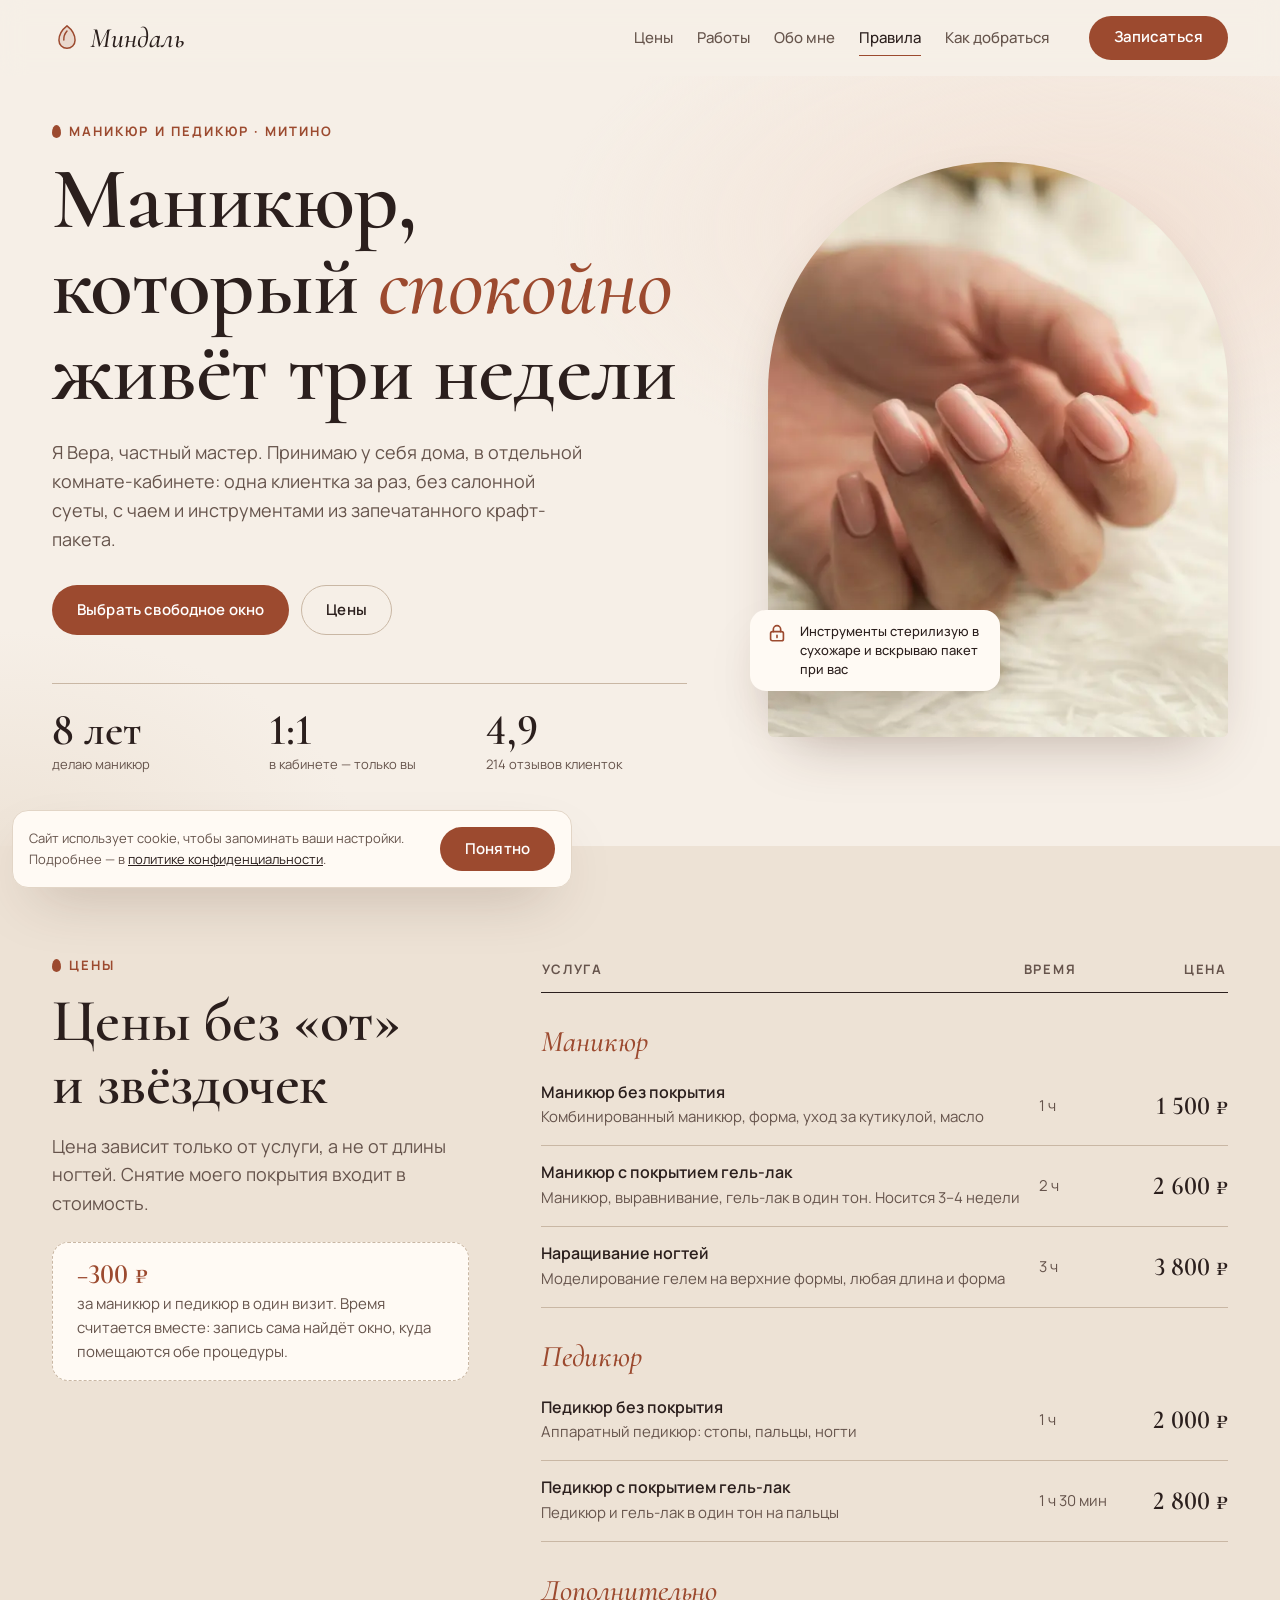
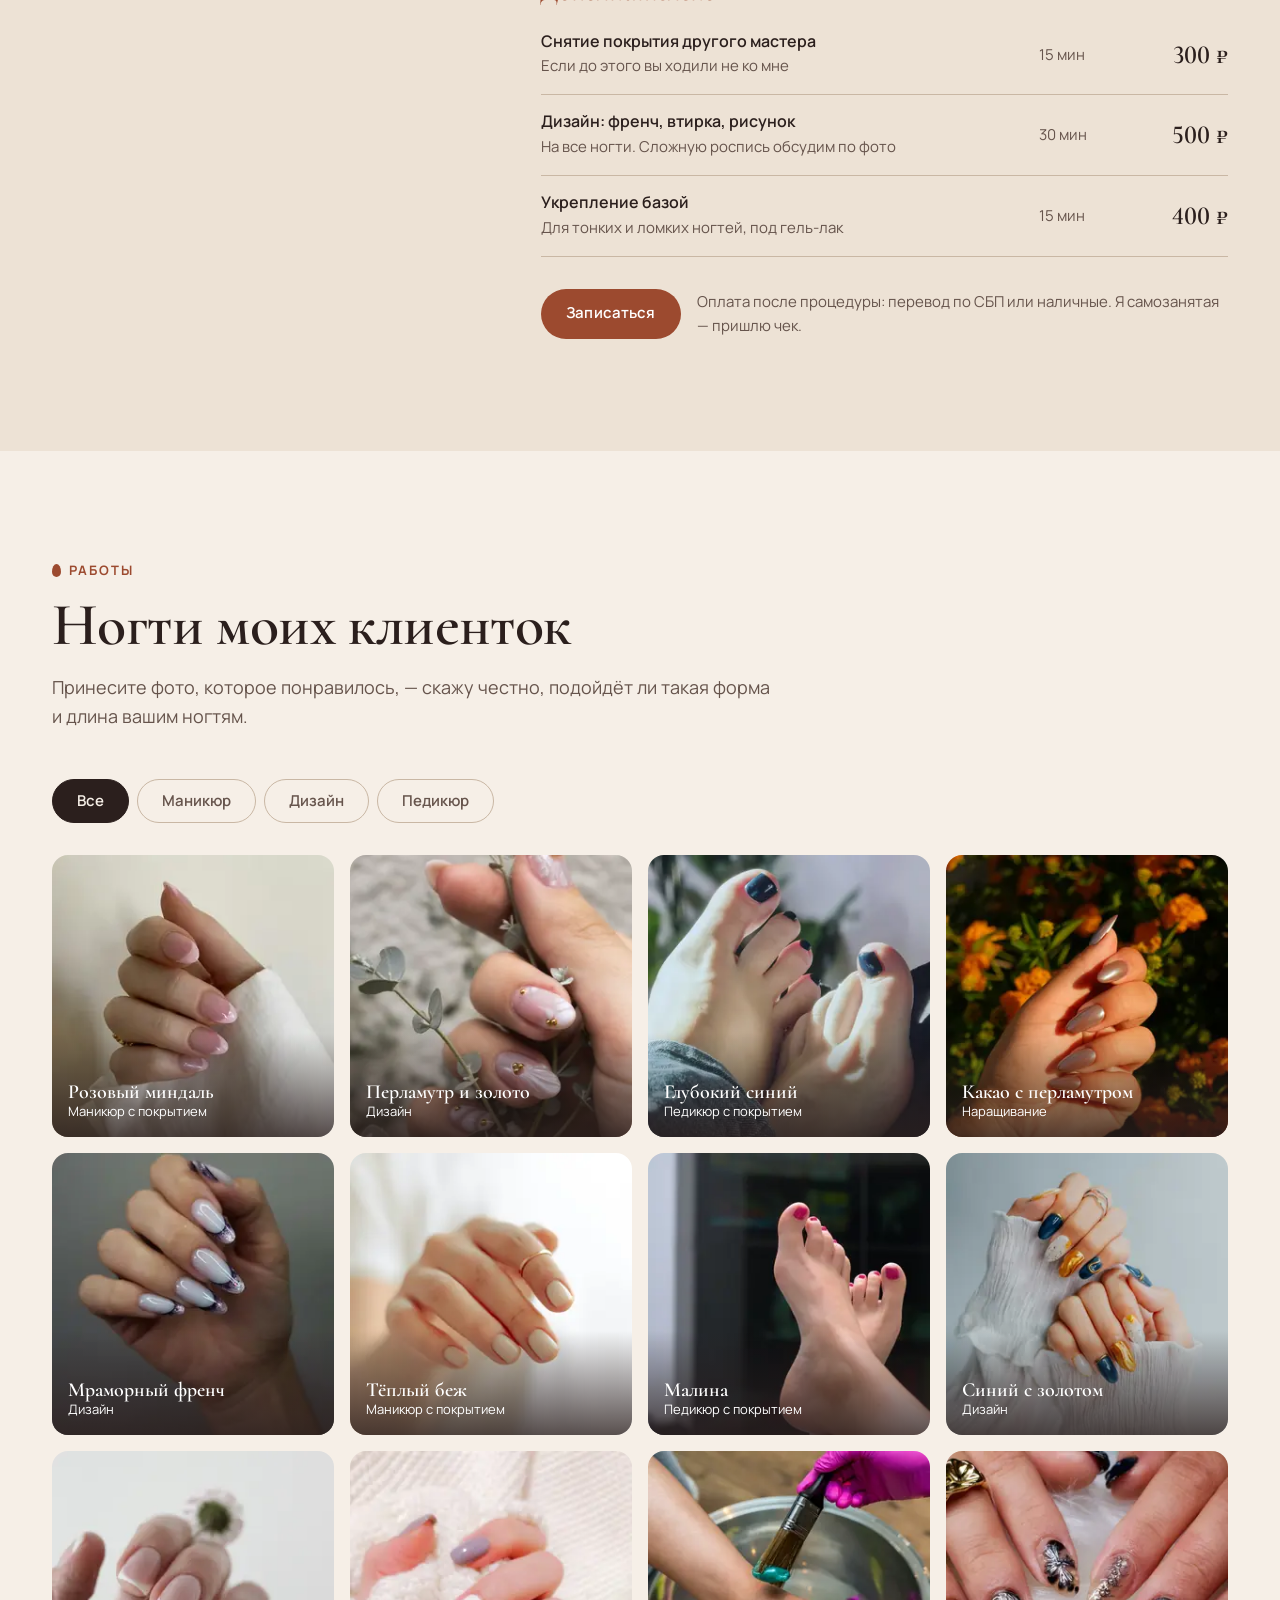
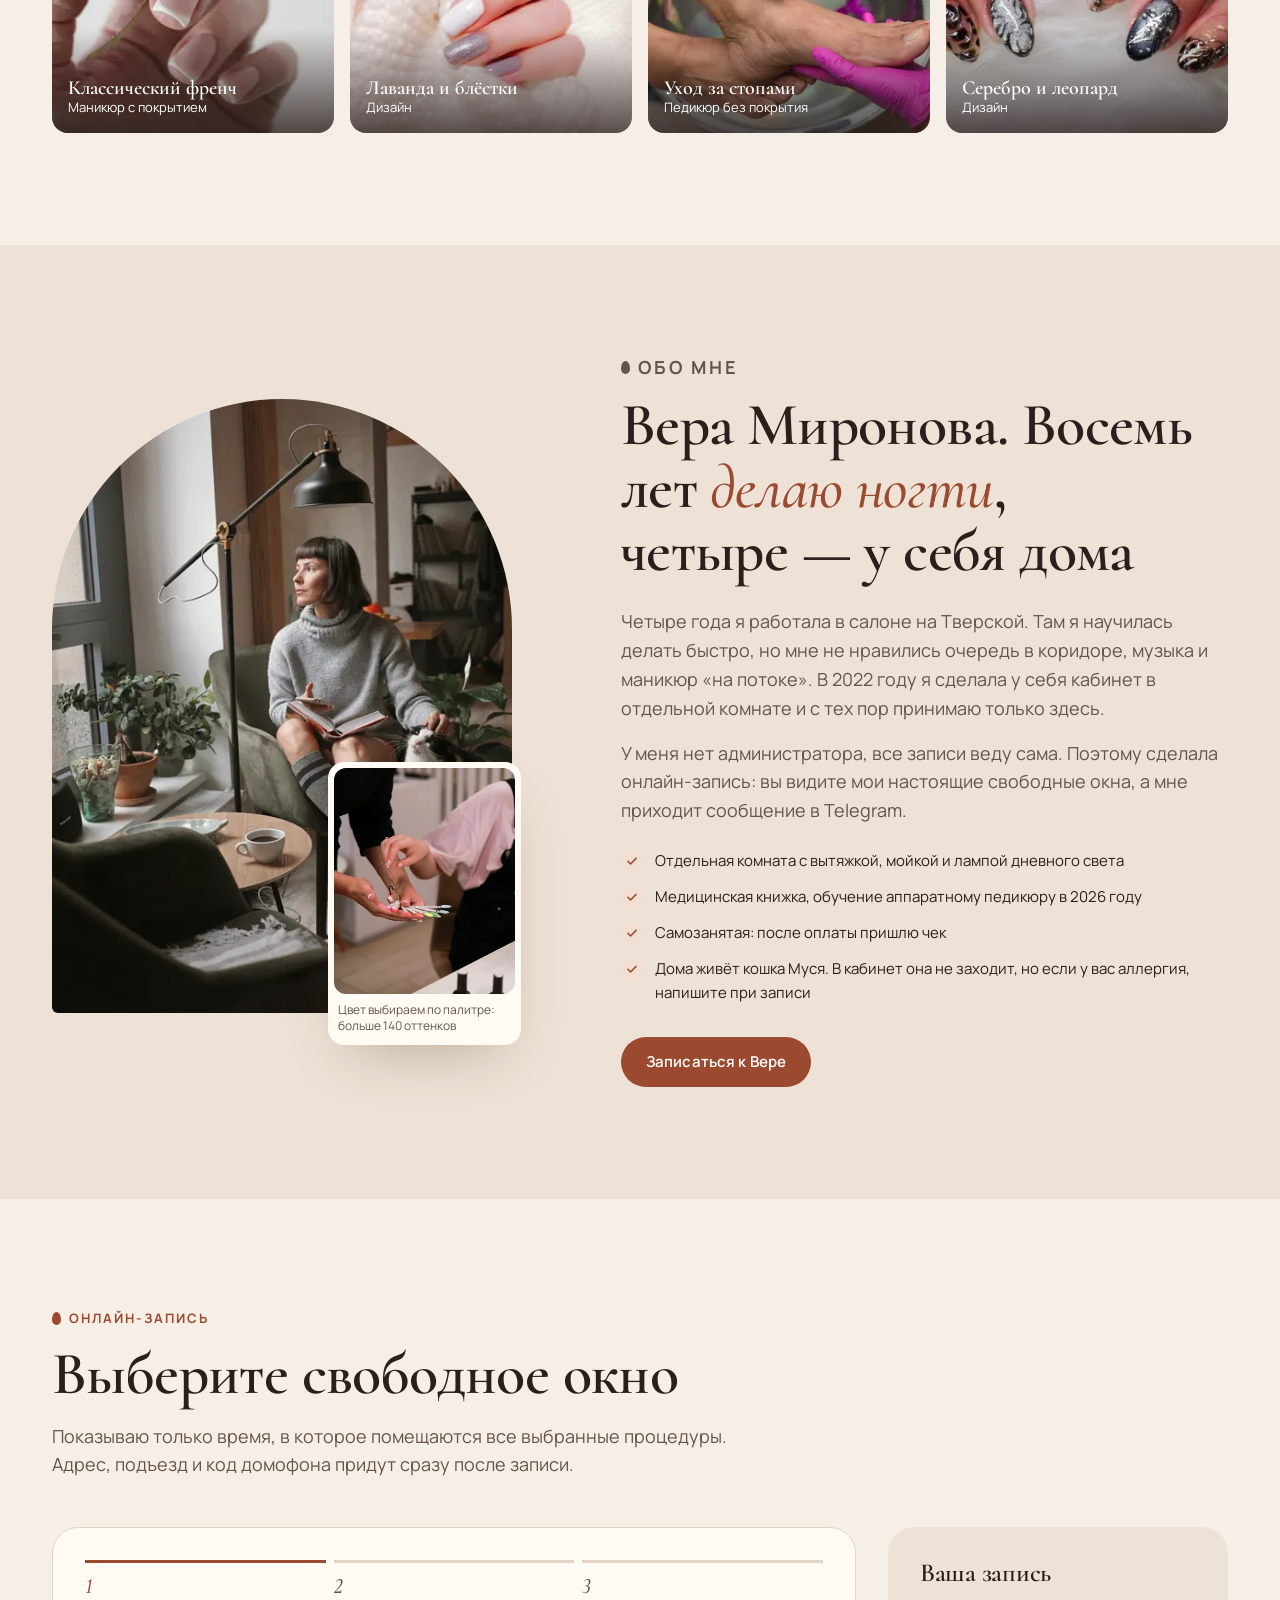
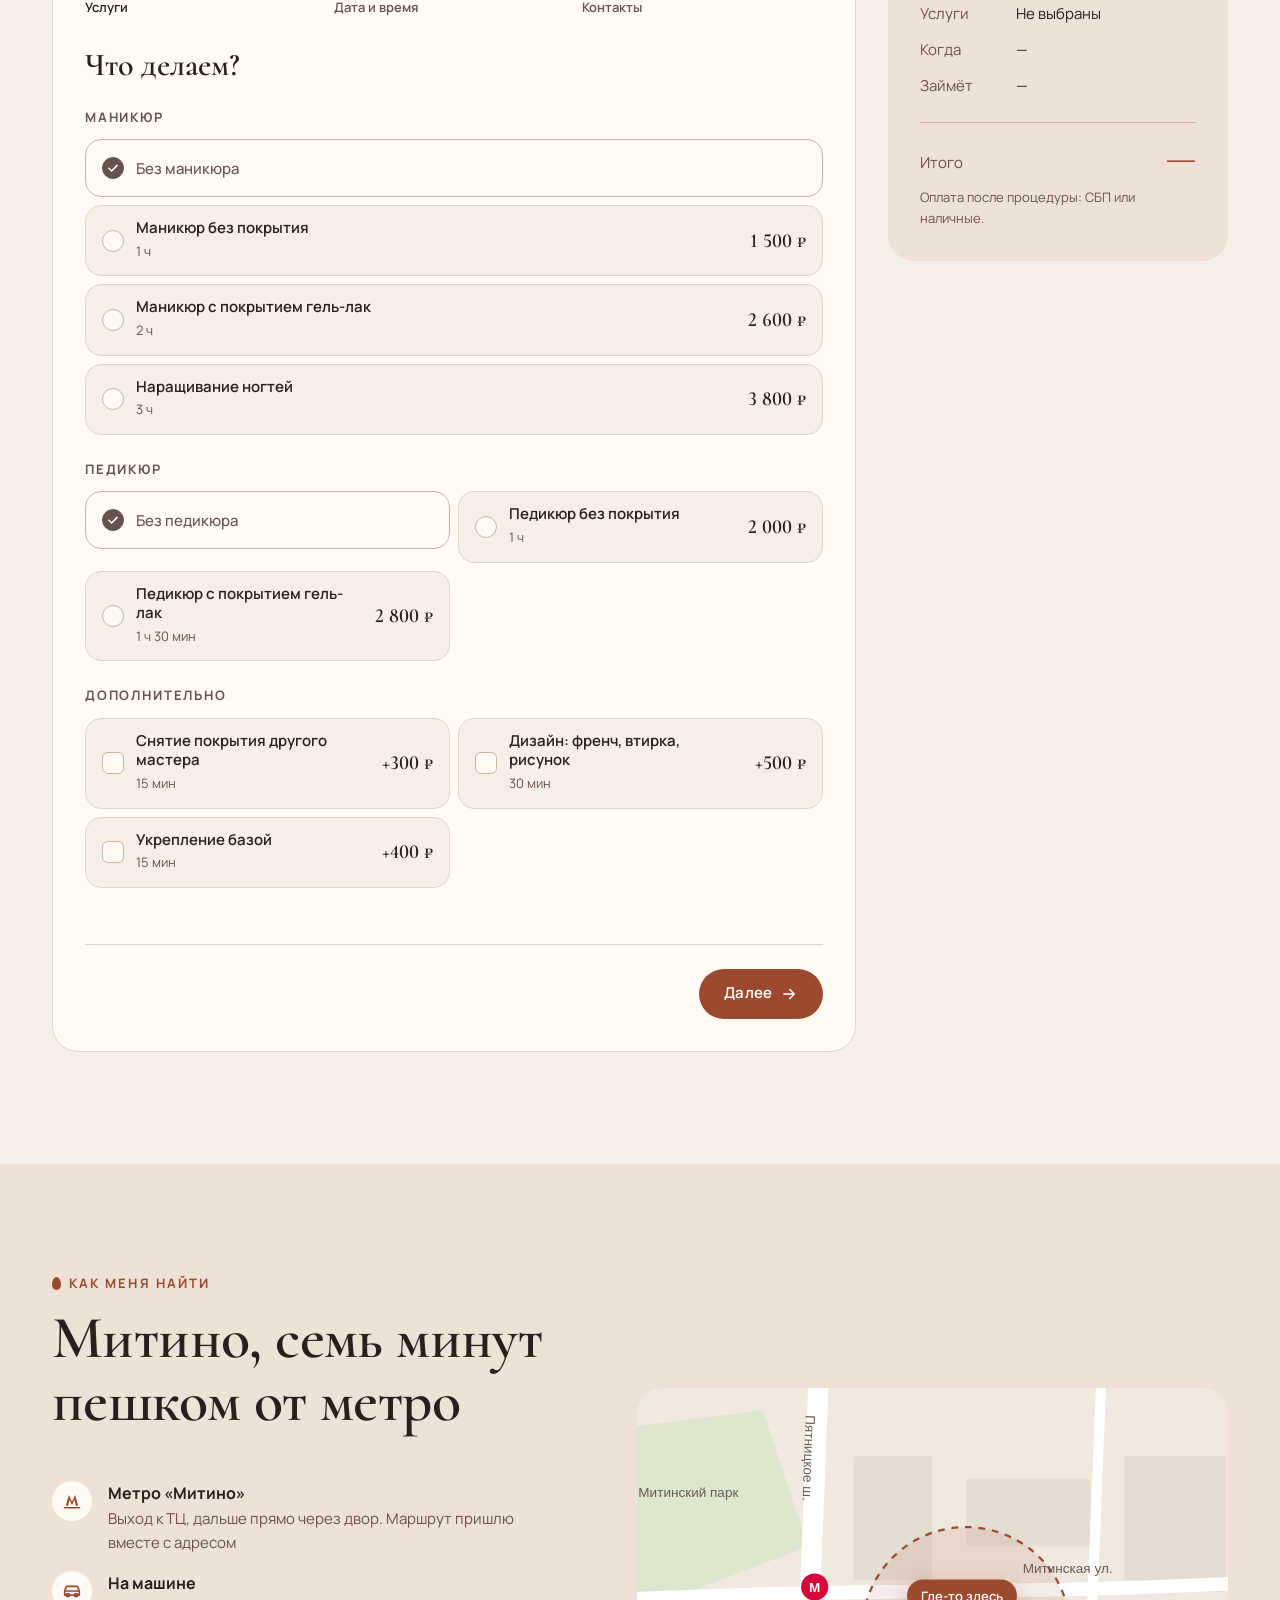
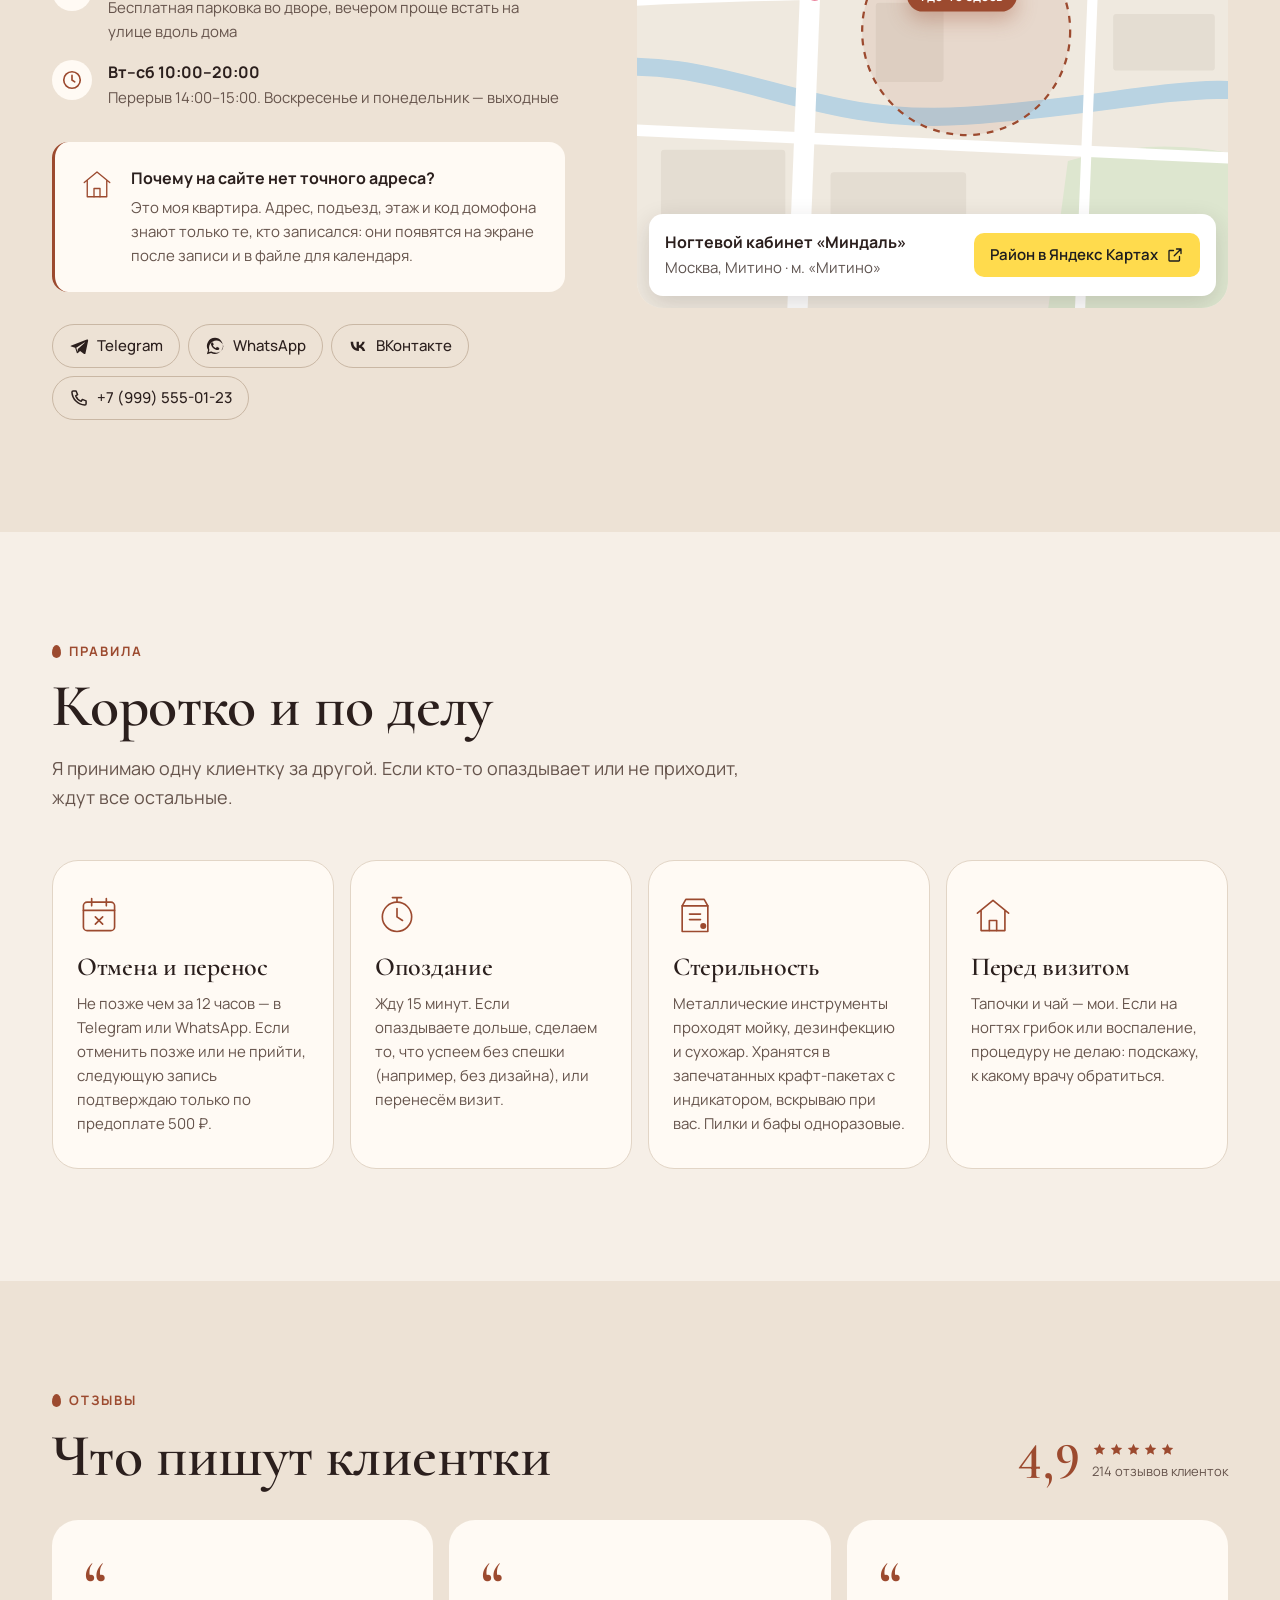
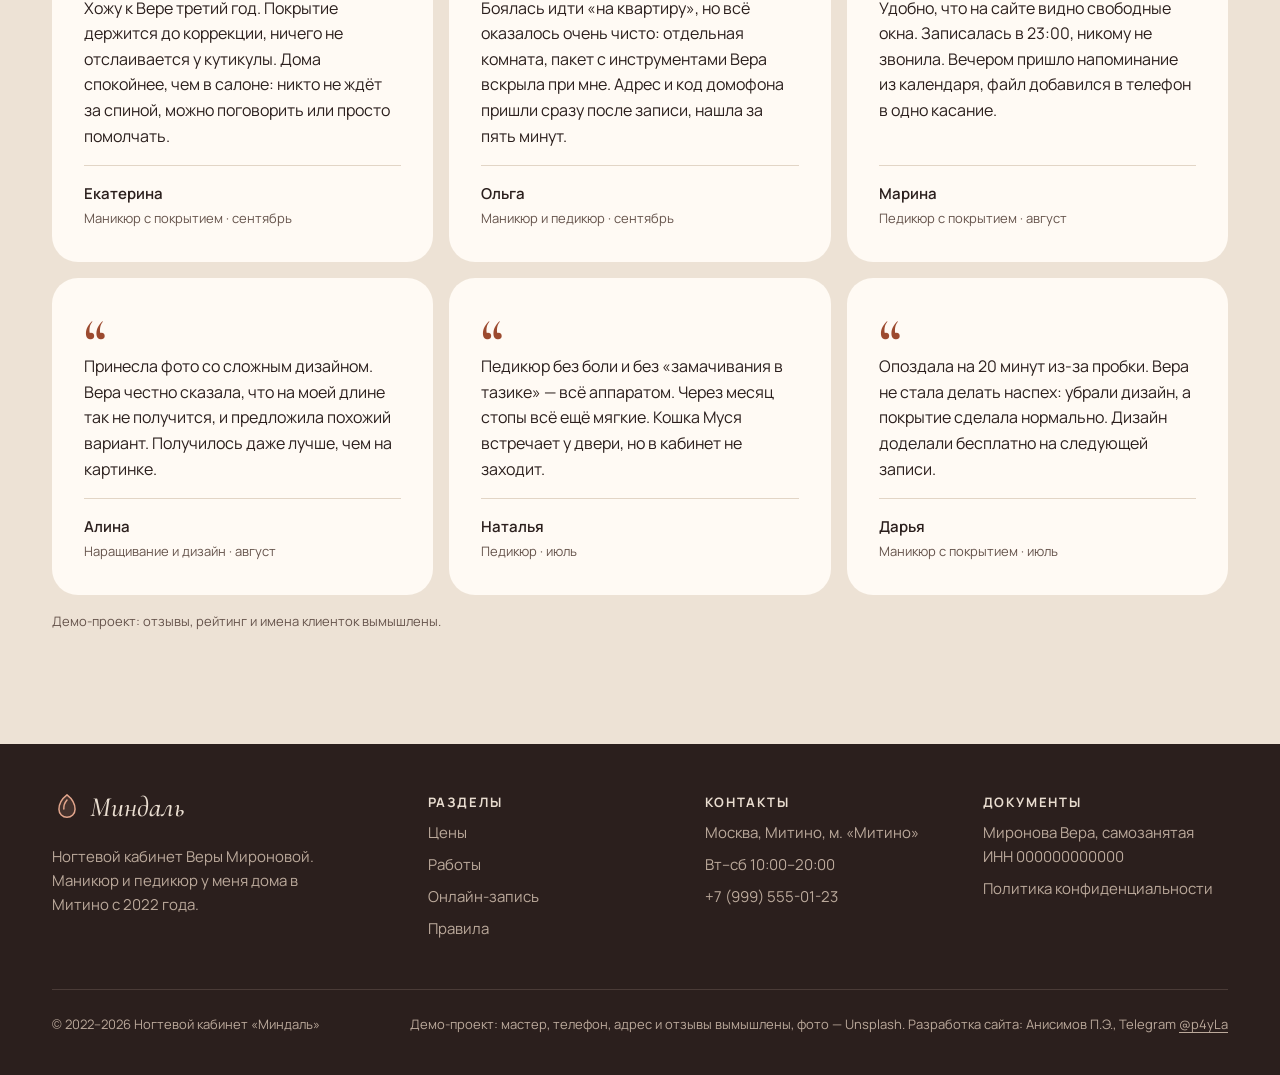
<file: index.html>
<!doctype html>
<html lang="ru">
<head>
  <meta charset="utf-8">
  <meta name="viewport" content="width=device-width, initial-scale=1, viewport-fit=cover">
  <title>Маникюр и педикюр на дому в Митино — кабинет «Миндаль», запись онлайн</title>
  <meta name="description" content="Маникюр с покрытием за 2 600 ₽, педикюр, наращивание. Частный мастер Вера в Митино, 7 минут от метро. Стерильные инструменты из крафт-пакета, одна клиентка за раз. Свободные окна и запись онлайн.">
  <link rel="canonical" href="https://p4yla.github.io/mindal-nails/">
  <meta name="theme-color" content="#f6efe7">
  <meta name="format-detection" content="telephone=no">

  <!-- Яндекс Вебмастер: вставьте свой код подтверждения -->
  <!-- <meta name="yandex-verification" content="XXXXXXXXXXXXXXXX"> -->

  <!-- Open Graph / Twitter Card -->
  <meta property="og:type" content="website">
  <meta property="og:locale" content="ru_RU">
  <meta property="og:site_name" content="Миндаль — маникюр в Митино">
  <meta property="og:title" content="«Миндаль» — маникюр, который спокойно живёт три недели">
  <meta property="og:description" content="Частный мастер в Митино: маникюр, педикюр, наращивание. Одна клиентка за раз, стерильные инструменты, запись онлайн в свободное окно.">
  <meta property="og:url" content="https://p4yla.github.io/mindal-nails/">
  <meta property="og:image" content="https://p4yla.github.io/mindal-nails/img/og.jpg">
  <meta property="og:image:width" content="1200">
  <meta property="og:image:height" content="630">
  <meta name="twitter:card" content="summary_large_image">
  <meta name="twitter:title" content="«Миндаль» — маникюр, который спокойно живёт три недели">
  <meta name="twitter:description" content="Частный мастер в Митино: маникюр, педикюр, запись онлайн в свободное окно.">
  <meta name="twitter:image" content="https://p4yla.github.io/mindal-nails/img/og.jpg">

  <link rel="icon" href="img/favicon.svg" type="image/svg+xml">
  <link rel="preload" href="fonts/cormorant.woff2" as="font" type="font/woff2" crossorigin>
  <link rel="preload" href="fonts/manrope.woff2" as="font" type="font/woff2" crossorigin>
  <link rel="preload" href="img/hero-600.webp" as="image" type="image/webp" media="(max-width: 767px)">
  <link rel="preload" href="img/hero-1000.webp" as="image" type="image/webp" media="(min-width: 768px)">
  <link rel="stylesheet" href="css/style.css">

  <!-- Класс .js включает анимации появления. Без JS контент просто виден. -->
  <script>document.documentElement.classList.add('js')</script>

  <!-- Яндекс Метрика: вставьте код счётчика сюда -->
  <!--
  <script type="text/javascript">
    (function(m,e,t,r,i,k,a){ ... })(window, document, "script", "https://mc.yandex.ru/metrika/tag.js", "ym");
    ym(00000000, "init", { clickmap:true, trackLinks:true, accurateTrackBounce:true });
  </script>
  <noscript><div><img src="https://mc.yandex.ru/watch/00000000" style="position:absolute; left:-9999px;" alt=""></div></noscript>
  -->

  <!-- Точного адреса здесь нет намеренно: мастер принимает дома. Только район и метро. -->
  <script type="application/ld+json">
  {
    "@context": "https://schema.org",
    "@type": "NailSalon",
    "name": "Ногтевой кабинет «Миндаль»",
    "description": "Частный мастер маникюра и педикюра. Принимает у себя дома в Митино, одна клиентка за раз.",
    "url": "https://p4yla.github.io/mindal-nails/",
    "image": "https://p4yla.github.io/mindal-nails/img/og.jpg",
    "telephone": "+7-999-555-01-23",
    "priceRange": "300–3 800 ₽",
    "currenciesAccepted": "RUB",
    "paymentAccepted": "СБП, наличные",
    "address": {
      "@type": "PostalAddress",
      "addressLocality": "Москва",
      "addressRegion": "район Митино",
      "addressCountry": "RU"
    },
    "geo": { "@type": "GeoCoordinates", "latitude": 55.846, "longitude": 37.362 },
    "openingHoursSpecification": [{
      "@type": "OpeningHoursSpecification",
      "dayOfWeek": ["Tuesday","Wednesday","Thursday","Friday","Saturday"],
      "opens": "10:00", "closes": "20:00"
    }],
    "aggregateRating": { "@type": "AggregateRating", "ratingValue": "4.9", "reviewCount": "214" },
    "hasOfferCatalog": {
      "@type": "OfferCatalog",
      "name": "Маникюр и педикюр",
      "itemListElement": [
        { "@type": "Offer", "itemOffered": { "@type": "Service", "name": "Маникюр без покрытия" }, "price": "1500", "priceCurrency": "RUB" },
        { "@type": "Offer", "itemOffered": { "@type": "Service", "name": "Маникюр с покрытием гель-лак" }, "price": "2600", "priceCurrency": "RUB" },
        { "@type": "Offer", "itemOffered": { "@type": "Service", "name": "Наращивание ногтей" }, "price": "3800", "priceCurrency": "RUB" },
        { "@type": "Offer", "itemOffered": { "@type": "Service", "name": "Педикюр без покрытия" }, "price": "2000", "priceCurrency": "RUB" },
        { "@type": "Offer", "itemOffered": { "@type": "Service", "name": "Педикюр с покрытием гель-лак" }, "price": "2800", "priceCurrency": "RUB" }
      ]
    }
  }
  </script>
</head>
<body>
  <!-- SVG-спрайт: все иконки в одном месте, используются через <use> -->
  <svg width="0" height="0" style="position:absolute" aria-hidden="true" focusable="false">
    <symbol id="i-almond" viewBox="0 0 32 32" fill="none" stroke="currentColor" stroke-width="1.6" stroke-linejoin="round">
      <path d="M16 3c6 4.6 8.6 10.4 8.6 15.4A8.6 8.6 0 0116 27a8.6 8.6 0 01-8.6-8.6C7.4 13.4 10 7.6 16 3z" fill="currentColor" fill-opacity=".14"/>
      <path d="M16 8.5c-2.6 3-3.6 6.3-3.4 9.6" stroke-linecap="round"/>
    </symbol>
    <symbol id="i-check" viewBox="0 0 24 24" fill="none" stroke="currentColor" stroke-width="2.6" stroke-linecap="round" stroke-linejoin="round"><path d="M5 12.5l4.5 4.5L19 7.5"/></symbol>
    <symbol id="i-clock" viewBox="0 0 24 24" fill="none" stroke="currentColor" stroke-width="1.8" stroke-linecap="round"><circle cx="12" cy="12" r="9"/><path d="M12 7v5l3 2"/></symbol>
    <symbol id="i-arrow-left" viewBox="0 0 24 24" fill="none" stroke="currentColor" stroke-width="1.8" stroke-linecap="round" stroke-linejoin="round"><path d="M19 12H5M11 6l-6 6 6 6"/></symbol>
    <symbol id="i-arrow-right" viewBox="0 0 24 24" fill="none" stroke="currentColor" stroke-width="1.8" stroke-linecap="round" stroke-linejoin="round"><path d="M5 12h14M13 6l6 6-6 6"/></symbol>
    <symbol id="i-star" viewBox="0 0 24 24" fill="currentColor"><path d="M12 2.8l2.8 5.9 6.4.8-4.7 4.4 1.2 6.4L12 17.2l-5.7 3.1 1.2-6.4L2.8 9.5l6.4-.8z"/></symbol>
    <symbol id="i-calendar" viewBox="0 0 24 24" fill="none" stroke="currentColor" stroke-width="1.8" stroke-linecap="round"><rect x="3.5" y="5" width="17" height="15.5" rx="2"/><path d="M3.5 10h17M8 3v4M16 3v4"/></symbol>
    <symbol id="i-pin" viewBox="0 0 24 24" fill="none" stroke="currentColor" stroke-width="1.8"><path d="M12 21s7-6.2 7-11.5A7 7 0 005 9.5C5 14.8 12 21 12 21z"/><circle cx="12" cy="9.5" r="2.5"/></symbol>
    <symbol id="i-key" viewBox="0 0 24 24" fill="none" stroke="currentColor" stroke-width="1.8" stroke-linecap="round" stroke-linejoin="round"><circle cx="8" cy="15" r="4"/><path d="M11 12l8-8M16 7l2 2M14 9l2 2"/></symbol>
    <symbol id="i-lock" viewBox="0 0 24 24" fill="none" stroke="currentColor" stroke-width="1.8" stroke-linecap="round"><rect x="5" y="10.5" width="14" height="10" rx="2"/><path d="M8 10.5V8a4 4 0 018 0v2.5M12 14.5v2.5"/></symbol>
    <symbol id="i-metro" viewBox="0 0 24 24" fill="currentColor"><path d="M3 18.5h18v1.6H3zM5.2 17.3L8.6 5.5l3.4 7.4 3.4-7.4 3.4 11.8h-2.4l-1.8-6.4-2.6 5.6-2.6-5.6-1.8 6.4z"/></symbol>
    <symbol id="i-car" viewBox="0 0 24 24" fill="none" stroke="currentColor" stroke-width="1.8" stroke-linejoin="round"><path d="M4 16.5V12l2-5h12l2 5v4.5zM4 12h16"/><circle cx="7.5" cy="16.5" r="1.8"/><circle cx="16.5" cy="16.5" r="1.8"/></symbol>
    <symbol id="i-cancel" viewBox="0 0 48 48" fill="none" stroke="currentColor" stroke-width="1.8" stroke-linecap="round"><rect x="7" y="10" width="34" height="31" rx="4"/><path d="M7 19h34M16 6v8M32 6v8M20 26l8 8M28 26l-8 8"/></symbol>
    <symbol id="i-late" viewBox="0 0 48 48" fill="none" stroke="currentColor" stroke-width="1.8" stroke-linecap="round"><circle cx="24" cy="26" r="16"/><path d="M24 17v9l6 4M19 5h10M24 5v5"/></symbol>
    <symbol id="i-steril" viewBox="0 0 48 48" fill="none" stroke="currentColor" stroke-width="1.8" stroke-linecap="round" stroke-linejoin="round"><path d="M10 14h28v28H10z"/><path d="M10 14l4-7h20l4 7M18 23h12M18 29h12"/><circle cx="33" cy="36" r="2.4" fill="currentColor"/></symbol>
    <symbol id="i-home" viewBox="0 0 48 48" fill="none" stroke="currentColor" stroke-width="1.8" stroke-linecap="round" stroke-linejoin="round"><path d="M7 22L24 8l17 14M11 19v22h26V19"/><path d="M20 41V30h8v11"/></symbol>
    <symbol id="i-telegram" viewBox="0 0 24 24" fill="currentColor"><path d="M21.4 4.2L2.9 11.3c-1.1.4-1.1 1.1-.2 1.4l4.7 1.5 1.8 5.6c.2.6.1.9.8.9.5 0 .7-.2 1-.5l2.3-2.2 4.8 3.5c.9.5 1.5.2 1.7-.8l3.1-14.8c.3-1.3-.5-1.9-1.5-1.5zM8.7 14l9.7-6.1c.5-.3.9-.1.5.2l-8.3 7.5-.3 3.4L8.7 14z"/></symbol>
    <symbol id="i-whatsapp" viewBox="0 0 24 24" fill="currentColor"><path d="M12 2.2a9.7 9.7 0 00-8.3 14.7L2.3 21.8l5-1.3A9.7 9.7 0 1012 2.2zm0 17.7c-1.5 0-3-.4-4.2-1.2l-.3-.2-3 .8.8-2.9-.2-.3a8 8 0 1116.9-4.2A8 8 0 0112 19.9zm4.4-6c-.2-.1-1.4-.7-1.7-.8-.2-.1-.4-.1-.5.1l-.8 1c-.1.2-.3.2-.5.1-.7-.3-2.2-.9-3.2-2.7-.2-.4.2-.4.7-1.3.1-.2 0-.3 0-.4l-.8-1.8c-.2-.5-.4-.4-.5-.4h-.5c-.2 0-.4.1-.6.3-.2.2-.8.8-.8 2s.9 2.3 1 2.5c.1.2 1.7 2.7 4.2 3.8 1.6.7 2.2.7 3 .6.5-.1 1.4-.6 1.6-1.1.2-.6.2-1 .1-1.1l-.5-.3z"/></symbol>
    <symbol id="i-vk" viewBox="0 0 24 24" fill="currentColor"><path d="M12.8 18c-6 0-9.5-4.1-9.6-11h3c.1 5 2.3 7.2 4.1 7.6V7h2.8v4.3c1.7-.2 3.6-2.2 4.2-4.3h2.8c-.5 2.6-2.4 4.6-3.8 5.4 1.4.7 3.6 2.4 4.4 5.6h-3.1c-.6-2.1-2.3-3.7-4.5-3.9V18h-.3z"/></symbol>
    <symbol id="i-phone" viewBox="0 0 24 24" fill="none" stroke="currentColor" stroke-width="1.8" stroke-linejoin="round"><path d="M5 3.5h3.5l1.8 4.5-2.3 1.4a11 11 0 006.6 6.6l1.4-2.3 4.5 1.8V19a1.5 1.5 0 01-1.5 1.5A16.5 16.5 0 013.5 5 1.5 1.5 0 015 3.5z"/></symbol>
    <symbol id="i-external" viewBox="0 0 24 24" fill="none" stroke="currentColor" stroke-width="1.8" stroke-linecap="round" stroke-linejoin="round"><path d="M14 4h6v6M20 4l-9 9M18 14v5a1 1 0 01-1 1H5a1 1 0 01-1-1V7a1 1 0 011-1h5"/></symbol>
  </svg>

  <a class="skip-link" href="#main">Перейти к содержанию</a>

  <header class="header" id="header">
    <div class="container header__inner">
      <a class="logo" href="#top" aria-label="Миндаль — на главную">
        <svg aria-hidden="true"><use href="#i-almond"/></svg>
        <span>Миндаль</span>
      </a>
      <nav class="nav" aria-label="Основное меню">
        <ul>
          <li><a href="#services">Цены</a></li>
          <li><a href="#works">Работы</a></li>
          <li><a href="#about">Обо мне</a></li>
          <li><a href="#rules">Правила</a></li>
          <li><a href="#location">Как добраться</a></li>
        </ul>
      </nav>
      <a class="btn btn--primary header__cta" href="#booking">Записаться</a>
      <button class="burger" type="button" aria-label="Открыть меню" aria-expanded="false" aria-controls="mobile-menu"><span></span></button>
    </div>
  </header>

  <nav class="mobile-menu" id="mobile-menu" aria-label="Мобильное меню" hidden>
    <ul>
      <li><a href="#services">Цены</a></li>
      <li><a href="#works">Работы</a></li>
      <li><a href="#about">Обо мне</a></li>
      <li><a href="#rules">Правила</a></li>
      <li><a href="#location">Как добраться</a></li>
    </ul>
    <div class="mobile-menu__foot">
      <a class="btn btn--primary btn--block" href="#booking">Записаться онлайн</a>
      <a class="mobile-menu__phone" href="tel:+79995550123">+7 (999) 555-01-23</a>
      <p>Вт–сб 10:00–20:00 · Митино</p>
    </div>
  </nav>

  <main id="main">
    <!-- ===== Первый экран ===== -->
    <section class="hero" id="top" aria-labelledby="hero-title">
      <div class="container hero__grid">
        <div class="hero__content">
          <p class="eyebrow">Маникюр и педикюр · Митино</p>
          <h1 class="hero__title" id="hero-title">Маникюр, который <em>спокойно</em> живёт три недели</h1>
          <p class="hero__lead">Я Вера, частный мастер. Принимаю у себя дома, в отдельной комнате-кабинете: одна клиентка за раз, без салонной суеты, с чаем и инструментами из запечатанного крафт-пакета.</p>
          <div class="hero__actions">
            <a class="btn btn--primary" href="#booking">Выбрать свободное окно</a>
            <a class="btn btn--ghost" href="#services">Цены</a>
          </div>
          <p class="hero__slot" id="next-slot" aria-live="polite" hidden></p>
          <dl class="hero__facts">
            <div><dt>делаю маникюр</dt><dd>8 лет</dd></div>
            <div><dt>в кабинете — только вы</dt><dd>1:1</dd></div>
            <div><dt>214 отзывов клиенток</dt><dd>4,9</dd></div>
          </dl>
        </div>
        <div class="hero__media">
          <picture class="arch">
            <source media="(min-width: 768px)" srcset="img/hero-1000.webp" type="image/webp">
            <img src="img/hero-600.webp" width="600" height="750" alt="Рука с нюдовым маникюром на светлом мохнатом пледе" fetchpriority="high">
          </picture>
          <p class="hero__note"><svg aria-hidden="true"><use href="#i-lock"/></svg><span>Инструменты стерилизую в сухожаре и вскрываю пакет при вас</span></p>
        </div>
      </div>
    </section>

    <!-- ===== Цены ===== -->
    <section class="section section--sand" id="services" aria-labelledby="services-title">
      <div class="container price-layout">
        <div class="section-head reveal">
          <p class="eyebrow">Цены</p>
          <h2 class="section-title" id="services-title">Цены без «от» и&nbsp;звёздочек</h2>
          <p class="section-lead">Цена зависит только от услуги, а не от длины ногтей. Снятие моего покрытия входит в стоимость.</p>
          <p class="price-combo"><b>−300 ₽</b> за маникюр и педикюр в один визит. Время считается вместе: запись сама найдёт окно, куда помещаются обе процедуры.</p>
        </div>
        <div class="reveal" data-delay="1">
          <table class="price-table" id="price-table">
            <caption class="visually-hidden">Цены и длительность услуг</caption>
            <thead><tr><th scope="col">Услуга</th><th scope="col">Время</th><th scope="col">Цена</th></tr></thead>
            <tbody>
              <tr class="price-group"><th scope="colgroup" colspan="3">Маникюр</th></tr>
              <tr data-id="mani_clean" data-group="mani" data-dur="60" data-price="1500">
                <th scope="row"><b>Маникюр без покрытия</b><small>Комбинированный маникюр, форма, уход за кутикулой, масло</small></th>
                <td class="td-time">1 ч</td><td class="td-price">1 500 ₽</td>
              </tr>
              <tr data-id="mani_gel" data-group="mani" data-dur="120" data-price="2600">
                <th scope="row"><b>Маникюр с покрытием гель-лак</b><small>Маникюр, выравнивание, гель-лак в один тон. Носится 3–4 недели</small></th>
                <td class="td-time">2 ч</td><td class="td-price">2 600 ₽</td>
              </tr>
              <tr data-id="mani_ext" data-group="mani" data-dur="180" data-price="3800">
                <th scope="row"><b>Наращивание ногтей</b><small>Моделирование гелем на верхние формы, любая длина и форма</small></th>
                <td class="td-time">3 ч</td><td class="td-price">3 800 ₽</td>
              </tr>
              <tr class="price-group"><th scope="colgroup" colspan="3">Педикюр</th></tr>
              <tr data-id="pedi_clean" data-group="pedi" data-dur="60" data-price="2000">
                <th scope="row"><b>Педикюр без покрытия</b><small>Аппаратный педикюр: стопы, пальцы, ногти</small></th>
                <td class="td-time">1 ч</td><td class="td-price">2 000 ₽</td>
              </tr>
              <tr data-id="pedi_gel" data-group="pedi" data-dur="90" data-price="2800">
                <th scope="row"><b>Педикюр с покрытием гель-лак</b><small>Педикюр и гель-лак в один тон на пальцы</small></th>
                <td class="td-time">1 ч 30 мин</td><td class="td-price">2 800 ₽</td>
              </tr>
              <tr class="price-group"><th scope="colgroup" colspan="3">Дополнительно</th></tr>
              <tr data-id="ex_remove" data-group="extra" data-dur="15" data-price="300">
                <th scope="row"><b>Снятие покрытия другого мастера</b><small>Если до этого вы ходили не ко мне</small></th>
                <td class="td-time">15 мин</td><td class="td-price">300 ₽</td>
              </tr>
              <tr data-id="ex_design" data-group="extra" data-dur="30" data-price="500">
                <th scope="row"><b>Дизайн: френч, втирка, рисунок</b><small>На все ногти. Сложную роспись обсудим по фото</small></th>
                <td class="td-time">30 мин</td><td class="td-price">500 ₽</td>
              </tr>
              <tr data-id="ex_strength" data-group="extra" data-dur="15" data-price="400">
                <th scope="row"><b>Укрепление базой</b><small>Для тонких и ломких ногтей, под гель-лак</small></th>
                <td class="td-time">15 мин</td><td class="td-price">400 ₽</td>
              </tr>
            </tbody>
          </table>
          <div class="price-cta">
            <a class="btn btn--primary" href="#booking">Записаться</a>
            <p>Оплата после процедуры: перевод по СБП или наличные. Я самозанятая — пришлю чек.</p>
          </div>
        </div>
      </div>
    </section>

    <!-- ===== Работы ===== -->
    <section class="section" id="works" aria-labelledby="works-title">
      <div class="container">
        <div class="section-head reveal">
          <p class="eyebrow">Работы</p>
          <h2 class="section-title" id="works-title">Ногти моих клиенток</h2>
          <p class="section-lead">Принесите фото, которое понравилось, — скажу честно, подойдёт ли такая форма и длина вашим ногтям.</p>
        </div>
        <div class="filters reveal" role="group" aria-label="Фильтр работ">
          <button type="button" data-filter="all" aria-pressed="true">Все</button>
          <button type="button" data-filter="mani" aria-pressed="false">Маникюр</button>
          <button type="button" data-filter="design" aria-pressed="false">Дизайн</button>
          <button type="button" data-filter="pedi" aria-pressed="false">Педикюр</button>
        </div>
        <p class="visually-hidden" id="gallery-status" aria-live="polite"></p>
        <div class="gallery" id="gallery">
          <figure class="gallery__item" data-cat="mani"><img src="img/work-1.webp" srcset="img/work-1-300.webp 300w, img/work-1.webp 600w" sizes="(min-width: 1240px) 290px, (min-width: 768px) 23vw, 46vw" width="600" height="600" loading="lazy" alt="Миндалевидные ногти с полупрозрачным розовым покрытием"><figcaption><b>Розовый миндаль</b>Маникюр с покрытием</figcaption></figure>
          <figure class="gallery__item" data-cat="design"><img src="img/work-5.webp" srcset="img/work-5-300.webp 300w, img/work-5.webp 600w" sizes="(min-width: 1240px) 290px, (min-width: 768px) 23vw, 46vw" width="600" height="600" loading="lazy" alt="Молочные ногти с объёмным перламутровым узором и золотыми бусинами, в руке веточка эвкалипта"><figcaption><b>Перламутр и золото</b>Дизайн</figcaption></figure>
          <figure class="gallery__item" data-cat="pedi"><img src="img/work-10.webp" srcset="img/work-10-300.webp 300w, img/work-10.webp 600w" sizes="(min-width: 1240px) 290px, (min-width: 768px) 23vw, 46vw" width="600" height="600" loading="lazy" alt="Педикюр с тёмно-синим глянцевым покрытием"><figcaption><b>Глубокий синий</b>Педикюр с покрытием</figcaption></figure>
          <figure class="gallery__item" data-cat="mani"><img src="img/work-2.webp" srcset="img/work-2-300.webp 300w, img/work-2.webp 600w" sizes="(min-width: 1240px) 290px, (min-width: 768px) 23vw, 46vw" width="600" height="600" loading="lazy" alt="Длинные миндалевидные ногти цвета какао на фоне оранжевых цветов"><figcaption><b>Какао с перламутром</b>Наращивание</figcaption></figure>
          <figure class="gallery__item" data-cat="design"><img src="img/work-6.webp" srcset="img/work-6-300.webp 300w, img/work-6.webp 600w" sizes="(min-width: 1240px) 290px, (min-width: 768px) 23vw, 46vw" width="600" height="600" loading="lazy" alt="Светло-сиреневые ногти с мраморными кончиками"><figcaption><b>Мраморный френч</b>Дизайн</figcaption></figure>
          <figure class="gallery__item" data-cat="mani"><img src="img/work-3.webp" srcset="img/work-3-300.webp 300w, img/work-3.webp 600w" sizes="(min-width: 1240px) 290px, (min-width: 768px) 23vw, 46vw" width="600" height="600" loading="lazy" alt="Короткие ногти с бежевым покрытием и тонкое кольцо на пальце"><figcaption><b>Тёплый беж</b>Маникюр с покрытием</figcaption></figure>
          <figure class="gallery__item" data-cat="pedi"><img src="img/work-11.webp" srcset="img/work-11-300.webp 300w, img/work-11.webp 600w" sizes="(min-width: 1240px) 290px, (min-width: 768px) 23vw, 46vw" width="600" height="600" loading="lazy" alt="Стопы с ярко-малиновым педикюром"><figcaption><b>Малина</b>Педикюр с покрытием</figcaption></figure>
          <figure class="gallery__item" data-cat="design"><img src="img/work-7.webp" srcset="img/work-7-300.webp 300w, img/work-7.webp 600w" sizes="(min-width: 1240px) 290px, (min-width: 768px) 23vw, 46vw" width="600" height="600" loading="lazy" alt="Ногти в синих, золотых и молочных тонах с разным рисунком на каждом пальце"><figcaption><b>Синий с золотом</b>Дизайн</figcaption></figure>
          <figure class="gallery__item" data-cat="mani"><img src="img/work-4.webp" srcset="img/work-4-300.webp 300w, img/work-4.webp 600w" sizes="(min-width: 1240px) 290px, (min-width: 768px) 23vw, 46vw" width="600" height="600" loading="lazy" alt="Классический френч на коротких ногтях, в пальцах маленькая ромашка"><figcaption><b>Классический френч</b>Маникюр с покрытием</figcaption></figure>
          <figure class="gallery__item" data-cat="design"><img src="img/work-8.webp" srcset="img/work-8-300.webp 300w, img/work-8.webp 600w" sizes="(min-width: 1240px) 290px, (min-width: 768px) 23vw, 46vw" width="600" height="600" loading="lazy" alt="Ногти в сиреневых, белом и серебристом с блёстками оттенках на фоне вязаного свитера"><figcaption><b>Лаванда и блёстки</b>Дизайн</figcaption></figure>
          <figure class="gallery__item" data-cat="pedi"><img src="img/work-12.webp" srcset="img/work-12-300.webp 300w, img/work-12.webp 600w" sizes="(min-width: 1240px) 290px, (min-width: 768px) 23vw, 46vw" width="600" height="600" loading="lazy" alt="Мастер в перчатках наносит средство на стопу над чашей для педикюра"><figcaption><b>Уход за стопами</b>Педикюр без покрытия</figcaption></figure>
          <figure class="gallery__item" data-cat="design"><img src="img/work-9.webp" srcset="img/work-9-300.webp 300w, img/work-9.webp 600w" sizes="(min-width: 1240px) 290px, (min-width: 768px) 23vw, 46vw" width="600" height="600" loading="lazy" alt="Миндалевидные ногти с серебряным объёмным дизайном и леопардовым принтом"><figcaption><b>Серебро и леопард</b>Дизайн</figcaption></figure>
        </div>
      </div>
    </section>

    <!-- ===== Обо мне ===== -->
    <section class="section section--sand" id="about" aria-labelledby="about-title">
      <div class="container about">
        <div class="about__media reveal">
          <picture class="arch arch--soft">
            <img src="img/about-900.webp" srcset="img/about-500.webp 500w, img/about-900.webp 900w" sizes="(min-width: 1024px) 460px, 90vw" width="900" height="1200" loading="lazy" alt="Вера в сером свитере сидит в кресле у окна, рядом чёрно-белая кошка">
          </picture>
          <figure class="about__process">
            <img src="img/process-360.webp" srcset="img/process-360.webp 360w, img/process-600.webp 600w" sizes="(min-width: 1024px) 200px, 38vw" width="360" height="450" loading="lazy" alt="Мастер показывает клиентке палитру оттенков гель-лака">
            <figcaption>Цвет выбираем по палитре: больше 140 оттенков</figcaption>
          </figure>
        </div>
        <div class="about__text reveal" data-delay="1">
          <p class="eyebrow">Обо мне</p>
          <h2 class="section-title" id="about-title">Вера Миронова. Восемь лет <em>делаю ногти</em>, четыре&nbsp;— у себя дома</h2>
          <p>Четыре года я работала в салоне на Тверской. Там я научилась делать быстро, но мне не нравились очередь в коридоре, музыка и маникюр «на потоке». В 2022 году я сделала у себя кабинет в отдельной комнате и с тех пор принимаю только здесь.</p>
          <p>У меня нет администратора, все записи веду сама. Поэтому сделала онлайн-запись: вы видите мои настоящие свободные окна, а мне приходит сообщение в Telegram.</p>
          <ul class="about__list">
            <li><svg aria-hidden="true"><use href="#i-check"/></svg>Отдельная комната с вытяжкой, мойкой и лампой дневного света</li>
            <li><svg aria-hidden="true"><use href="#i-check"/></svg>Медицинская книжка, обучение аппаратному педикюру в 2026 году</li>
            <li><svg aria-hidden="true"><use href="#i-check"/></svg>Самозанятая: после оплаты пришлю чек</li>
            <li><svg aria-hidden="true"><use href="#i-check"/></svg>Дома живёт кошка Муся. В кабинет она не заходит, но если у вас аллергия, напишите при записи</li>
          </ul>
          <a class="btn btn--primary" href="#booking">Записаться к Вере</a>
        </div>
      </div>
    </section>

    <!-- ===== Онлайн-запись ===== -->
    <section class="section" id="booking" aria-labelledby="booking-title">
      <div class="container">
        <div class="section-head reveal">
          <p class="eyebrow">Онлайн-запись</p>
          <h2 class="section-title" id="booking-title">Выберите свободное окно</h2>
          <p class="section-lead">Показываю только время, в которое помещаются все выбранные процедуры. Адрес, подъезд и код домофона придут сразу после записи.</p>
        </div>

        <noscript>
          <p class="section-lead">Онлайн-запись работает с включённым JavaScript. Или напишите мне: <a href="tel:+79995550123">+7 (999) 555-01-23</a>, Telegram и WhatsApp.</p>
        </noscript>

        <div class="booking-wrap">
          <form class="booking" id="booking-form" novalidate>
            <div class="progress" aria-hidden="true">
              <ol>
                <li class="is-current">Услуги</li>
                <li>Дата и время</li>
                <li>Контакты</li>
              </ol>
            </div>
            <p class="visually-hidden" id="step-status" aria-live="polite">Шаг 1 из 3: услуги</p>

            <fieldset class="step" data-step="1">
              <legend class="step__title">Что делаем?</legend>
              <div id="svc-groups"><!-- заполняется из таблицы цен --></div>
            </fieldset>

            <fieldset class="step" data-step="2" hidden>
              <legend class="step__title">Дата и время</legend>
              <p class="step__hint" id="dur-hint"></p>
              <div class="dates" id="dates" role="group" aria-label="Дата визита"></div>
              <div class="slots" id="slots" aria-live="polite"></div>
            </fieldset>

            <fieldset class="step" data-step="3" hidden>
              <legend class="step__title">Как с вами связаться</legend>
              <div class="field">
                <label for="b-name">Имя <span class="req" aria-hidden="true">*</span></label>
                <input class="input" id="b-name" name="name" type="text" autocomplete="given-name" placeholder="Как к вам обращаться" required data-validate="name" aria-describedby="b-name-err">
                <p class="field__error" id="b-name-err" aria-live="polite"></p>
              </div>
              <div class="field">
                <label for="b-phone">Телефон <span class="req" aria-hidden="true">*</span></label>
                <input class="input" id="b-phone" name="phone" type="tel" inputmode="tel" autocomplete="tel" placeholder="+7 (___) ___-__-__" required data-validate="phone" data-mask="phone" aria-describedby="b-phone-err">
                <p class="field__error" id="b-phone-err" aria-live="polite"></p>
              </div>
              <div class="field" role="radiogroup" aria-labelledby="contact-label">
                <span class="field__label" id="contact-label">Где удобнее получить подтверждение</span>
                <div class="pills">
                  <label class="pill"><input type="radio" name="contact" value="telegram" checked><span>Telegram</span></label>
                  <label class="pill"><input type="radio" name="contact" value="whatsapp"><span>WhatsApp</span></label>
                  <label class="pill"><input type="radio" name="contact" value="call"><span>Звонок</span></label>
                </div>
              </div>
              <div class="field">
                <label for="b-comment">Комментарий</label>
                <textarea class="input" id="b-comment" name="comment" maxlength="500" placeholder="Например: хочу дизайн как на фото, пришлю в Telegram"></textarea>
              </div>
              <label class="consent">
                <input type="checkbox" name="consent" required data-validate="consent">
                <span class="consent__box"><svg aria-hidden="true"><use href="#i-check"/></svg></span>
                <span>Даю согласие на обработку персональных данных в соответствии с <a href="privacy.html" target="_blank">политикой конфиденциальности</a> (152-ФЗ)</span>
                <span class="consent__error" aria-live="polite"></span>
              </label>
              <p class="demo-note">Это демо-сайт: запись придёт разработчику в Telegram — так вы увидите, как это работает.</p>
            </fieldset>

            <div class="hp" aria-hidden="true"><label>Сайт <input type="text" name="website" tabindex="-1" autocomplete="off"></label></div>
            <p class="step-error" id="step-error" role="alert"></p>

            <div class="step-nav" id="step-nav">
              <button class="btn btn--link" type="button" id="step-back" hidden>
                <svg aria-hidden="true"><use href="#i-arrow-left"/></svg>Назад
              </button>
              <span class="step-total" id="step-total" aria-hidden="true"></span>
              <button class="btn btn--primary" type="button" id="step-next">
                Далее<svg aria-hidden="true"><use href="#i-arrow-right"/></svg>
              </button>
              <button class="btn btn--primary" type="submit" id="step-submit" hidden>Записаться</button>
            </div>

            <div class="success" id="booking-success" hidden tabindex="-1">
              <div class="success__icon"><svg aria-hidden="true"><use href="#i-check"/></svg></div>
              <h3>Вы записаны</h3>
              <p id="booking-success-text"></p>
              <div class="address-card" id="address-card">
                <p class="address-card__title"><svg aria-hidden="true"><use href="#i-key"/></svg>Как меня найти</p>
                <p class="address-card__line" id="address-line"></p>
                <p class="address-card__note" id="address-note"></p>
                <a class="address-card__map" id="address-map" href="#" target="_blank" rel="noopener">Маршрут в Яндекс Картах<svg aria-hidden="true"><use href="#i-external"/></svg></a>
              </div>
              <p class="success__small">Адрес сохранится в файле для календаря. Отменить или перенести запись — напишите мне не позже чем за 12 часов.</p>
              <div class="success__actions">
                <button class="btn btn--primary" type="button" id="add-calendar"><svg aria-hidden="true"><use href="#i-calendar"/></svg>Добавить в календарь</button>
                <button class="btn btn--ghost" type="button" id="booking-again">Новая запись</button>
              </div>
            </div>
          </form>

          <div class="summary" role="group" aria-labelledby="summary-title">
            <h3 class="summary__title" id="summary-title">Ваша запись</h3>
            <dl>
              <div><dt>Услуги</dt><dd id="sum-services">Не выбраны</dd></div>
              <div><dt>Когда</dt><dd id="sum-date">—</dd></div>
              <div><dt>Займёт</dt><dd id="sum-dur">—</dd></div>
              <div id="sum-discount-row" hidden><dt>Скидка</dt><dd id="sum-discount"></dd></div>
            </dl>
            <div class="summary__total"><span>Итого</span><strong id="sum-total">—</strong></div>
            <p class="summary__note" id="sum-note">Оплата после процедуры: СБП или наличные.</p>
          </div>
        </div>
      </div>
    </section>

    <!-- ===== Как меня найти ===== -->
    <section class="section section--sand" id="location" aria-labelledby="location-title">
      <div class="container location">
        <div class="reveal">
          <div class="section-head">
            <p class="eyebrow">Как меня найти</p>
            <h2 class="section-title" id="location-title">Митино, семь минут пешком от&nbsp;метро</h2>
          </div>
          <ul class="facts-list">
            <li><svg aria-hidden="true"><use href="#i-metro"/></svg><div><b>Метро «Митино»</b>Выход к ТЦ, дальше прямо через двор. Маршрут пришлю вместе с адресом</div></li>
            <li><svg aria-hidden="true"><use href="#i-car"/></svg><div><b>На машине</b>Бесплатная парковка во дворе, вечером проще встать на улице вдоль дома</div></li>
            <li><svg aria-hidden="true"><use href="#i-clock"/></svg><div><b>Вт–сб 10:00–20:00</b>Перерыв 14:00–15:00. Воскресенье и понедельник — выходные</div></li>
          </ul>
          <div class="privacy-note">
            <svg aria-hidden="true"><use href="#i-home"/></svg>
            <p><b>Почему на сайте нет точного адреса?</b> Это моя квартира. Адрес, подъезд, этаж и код домофона знают только те, кто записался: они появятся на экране после записи и в файле для календаря.</p>
          </div>
          <div class="messengers">
            <a class="messenger" href="#" aria-label="Написать в Telegram"><svg aria-hidden="true"><use href="#i-telegram"/></svg>Telegram</a>
            <a class="messenger" href="#" aria-label="Написать в WhatsApp"><svg aria-hidden="true"><use href="#i-whatsapp"/></svg>WhatsApp</a>
            <a class="messenger" href="#" aria-label="Страница ВКонтакте"><svg aria-hidden="true"><use href="#i-vk"/></svg>ВКонтакте</a>
            <a class="messenger" href="tel:+79995550123"><svg aria-hidden="true"><use href="#i-phone"/></svg>+7 (999) 555-01-23</a>
          </div>
        </div>

        <div class="map reveal" data-delay="1">
          <!-- Заглушка карты: только район, без точки дома. Без iframe и сторонних скриптов. -->
          <svg class="map__svg" viewBox="0 0 600 460" preserveAspectRatio="xMidYMid slice" aria-hidden="true">
            <rect width="600" height="460" fill="#efe9df"/>
            <g fill="#dde6cf"><path d="M-10 40 L150 20 L190 140 L60 190 L-10 170 Z"/><path d="M420 330 Q520 300 620 340 L620 480 L400 480 Z"/></g>
            <path d="M-20 250 C 120 230, 180 300, 330 290 S 560 250, 620 280" fill="none" stroke="#b9d3e2" stroke-width="16" stroke-linecap="round"/>
            <g fill="#e4ddd2"><rect x="230" y="60" width="70" height="110" rx="3"/><rect x="330" y="80" width="110" height="60" rx="3"/><rect x="470" y="60" width="90" height="120" rx="3"/><rect x="210" y="340" width="120" height="70" rx="3"/><rect x="60" y="320" width="110" height="80" rx="3"/><rect x="250" y="190" width="60" height="70" rx="3"/><rect x="460" y="200" width="90" height="50" rx="3"/></g>
            <g stroke="#fff" stroke-linecap="round" fill="none">
              <path d="M200 -20 L 180 480" stroke-width="18"/>
              <path d="M-20 300 L 620 330" stroke-width="10"/>
              <path d="M-20 190 C 200 175, 380 185, 620 170" stroke-width="12"/>
              <path d="M450 -20 L 430 480" stroke-width="9"/>
            </g>
            <circle cx="330" cy="215" r="92" fill="#9c4a2f" fill-opacity=".1" stroke="#9c4a2f" stroke-width="2" stroke-dasharray="6 6"/>
            <g font-family="Arial, sans-serif" font-size="12" fill="#6b5a52">
              <text x="40" y="96">Митинский парк</text>
              <text x="380" y="164">Митинская ул.</text>
              <text x="188" y="24" transform="rotate(92 188 24)">Пятницкое ш.</text>
            </g>
            <g transform="translate(196 176)"><circle r="12" fill="#d6083b"/><text x="-5" y="4.5" font-family="Arial" font-weight="700" font-size="12" fill="#fff">М</text></g>
          </svg>
          <div class="map__label" aria-hidden="true">Где-то здесь</div>
          <div class="map__card">
            <div><b>Ногтевой кабинет «Миндаль»</b><span>Москва, Митино · м. «Митино»</span></div>
            <a class="map__btn" href="https://yandex.ru/maps/?text=%D0%BC%D0%B5%D1%82%D1%80%D0%BE%20%D0%9C%D0%B8%D1%82%D0%B8%D0%BD%D0%BE" target="_blank" rel="noopener">
              Район в Яндекс Картах<svg aria-hidden="true"><use href="#i-external"/></svg>
            </a>
          </div>
        </div>
      </div>
    </section>

    <!-- ===== Правила ===== -->
    <section class="section" id="rules" aria-labelledby="rules-title">
      <div class="container">
        <div class="section-head reveal">
          <p class="eyebrow">Правила</p>
          <h2 class="section-title" id="rules-title">Коротко и по делу</h2>
          <p class="section-lead">Я принимаю одну клиентку за другой. Если кто-то опаздывает или не приходит, ждут все остальные.</p>
        </div>
        <ul class="rules">
          <li class="rule reveal">
            <svg class="rule__icon" aria-hidden="true"><use href="#i-cancel"/></svg>
            <h3>Отмена и перенос</h3>
            <p>Не позже чем за 12 часов — в Telegram или WhatsApp. Если отменить позже или не прийти, следующую запись подтверждаю только по предоплате 500 ₽.</p>
          </li>
          <li class="rule reveal" data-delay="1">
            <svg class="rule__icon" aria-hidden="true"><use href="#i-late"/></svg>
            <h3>Опоздание</h3>
            <p>Жду 15 минут. Если опаздываете дольше, сделаем то, что успеем без спешки (например, без дизайна), или перенесём визит.</p>
          </li>
          <li class="rule reveal" data-delay="2">
            <svg class="rule__icon" aria-hidden="true"><use href="#i-steril"/></svg>
            <h3>Стерильность</h3>
            <p>Металлические инструменты проходят мойку, дезинфекцию и сухожар. Хранятся в запечатанных крафт-пакетах с индикатором, вскрываю при вас. Пилки и бафы одноразовые.</p>
          </li>
          <li class="rule reveal" data-delay="3">
            <svg class="rule__icon" aria-hidden="true"><use href="#i-home"/></svg>
            <h3>Перед визитом</h3>
            <p>Тапочки и чай — мои. Если на ногтях грибок или воспаление, процедуру не делаю: подскажу, к какому врачу обратиться.</p>
          </li>
        </ul>
      </div>
    </section>

    <!-- ===== Отзывы ===== -->
    <section class="section section--sand" id="reviews" aria-labelledby="reviews-title">
      <div class="container">
        <div class="reviews__head reveal">
          <div class="section-head">
            <p class="eyebrow">Отзывы</p>
            <h2 class="section-title" id="reviews-title">Что пишут клиентки</h2>
          </div>
          <div class="rating">
            <span class="rating__num">4,9</span>
            <div>
              <div class="stars" aria-hidden="true"><svg><use href="#i-star"/></svg><svg><use href="#i-star"/></svg><svg><use href="#i-star"/></svg><svg><use href="#i-star"/></svg><svg><use href="#i-star"/></svg></div>
              <p class="rating__meta">214 отзывов клиенток</p>
            </div>
          </div>
        </div>
        <ul class="reviews" tabindex="0" aria-label="Отзывы клиенток, листаются горизонтально">
          <li class="review">
            <blockquote><p>Хожу к Вере третий год. Покрытие держится до коррекции, ничего не отслаивается у кутикулы. Дома спокойнее, чем в салоне: никто не ждёт за спиной, можно поговорить или просто помолчать.</p></blockquote>
            <footer><b>Екатерина</b><span>Маникюр с покрытием · сентябрь</span></footer>
          </li>
          <li class="review">
            <blockquote><p>Боялась идти «на квартиру», но всё оказалось очень чисто: отдельная комната, пакет с инструментами Вера вскрыла при мне. Адрес и код домофона пришли сразу после записи, нашла за пять минут.</p></blockquote>
            <footer><b>Ольга</b><span>Маникюр и педикюр · сентябрь</span></footer>
          </li>
          <li class="review">
            <blockquote><p>Удобно, что на сайте видно свободные окна. Записалась в 23:00, никому не звонила. Вечером пришло напоминание из календаря, файл добавился в телефон в одно касание.</p></blockquote>
            <footer><b>Марина</b><span>Педикюр с покрытием · август</span></footer>
          </li>
          <li class="review">
            <blockquote><p>Принесла фото со сложным дизайном. Вера честно сказала, что на моей длине так не получится, и предложила похожий вариант. Получилось даже лучше, чем на картинке.</p></blockquote>
            <footer><b>Алина</b><span>Наращивание и дизайн · август</span></footer>
          </li>
          <li class="review">
            <blockquote><p>Педикюр без боли и без «замачивания в тазике» — всё аппаратом. Через месяц стопы всё ещё мягкие. Кошка Муся встречает у двери, но в кабинет не заходит.</p></blockquote>
            <footer><b>Наталья</b><span>Педикюр · июль</span></footer>
          </li>
          <li class="review">
            <blockquote><p>Опоздала на 20 минут из-за пробки. Вера не стала делать наспех: убрали дизайн, а покрытие сделала нормально. Дизайн доделали бесплатно на следующей записи.</p></blockquote>
            <footer><b>Дарья</b><span>Маникюр с покрытием · июль</span></footer>
          </li>
        </ul>
        <p class="reviews__demo">Демо-проект: отзывы, рейтинг и имена клиенток вымышлены.</p>
      </div>
    </section>

    <!-- Липкая кнопка для телефона. Внутри <main>, чтобы скринридеры относили её к содержимому страницы -->
    <a class="btn btn--primary sticky-cta" id="sticky-cta" href="#booking">Выбрать свободное окно</a>
  </main>

  <footer class="footer">
    <div class="container">
      <div class="footer__grid">
        <div>
          <a class="logo" href="#top" aria-label="Миндаль — наверх">
            <svg aria-hidden="true"><use href="#i-almond"/></svg><span>Миндаль</span>
          </a>
          <p class="footer__about">Ногтевой кабинет Веры Мироновой. Маникюр и педикюр у меня дома в Митино с 2022 года.</p>
        </div>
        <div>
          <p class="footer__title">Разделы</p>
          <ul>
            <li><a href="#services">Цены</a></li>
            <li><a href="#works">Работы</a></li>
            <li><a href="#booking">Онлайн-запись</a></li>
            <li><a href="#rules">Правила</a></li>
          </ul>
        </div>
        <div>
          <p class="footer__title">Контакты</p>
          <p>Москва, Митино, м. «Митино»</p>
          <p>Вт–сб 10:00–20:00</p>
          <p><a href="tel:+79995550123">+7 (999) 555-01-23</a></p>
        </div>
        <div>
          <p class="footer__title">Документы</p>
          <p>Миронова Вера, самозанятая<br>ИНН 000000000000</p>
          <p><a href="privacy.html">Политика конфиденциальности</a></p>
        </div>
      </div>
      <div class="footer__bottom">
        <p>© 2022–2026 Ногтевой кабинет «Миндаль»</p>
        <p>Демо-проект: мастер, телефон, адрес и отзывы вымышлены, фото — Unsplash. Разработка сайта: Анисимов П.Э., Telegram <a href="https://t.me/p4yLa" target="_blank" rel="noopener">@p4yLa</a></p>
      </div>
    </div>
  </footer>

  <div class="cookie" id="cookie" role="region" aria-label="Уведомление о cookie" hidden>
    <p>Сайт использует cookie, чтобы запоминать ваши настройки. Подробнее — в <a href="privacy.html">политике конфиденциальности</a>.</p>
    <button class="btn btn--primary" type="button" id="cookie-ok">Понятно</button>
  </div>

  <script src="js/schedule.js" defer></script>
  <script src="js/main.js" defer></script>
</body>
</html>
</file>
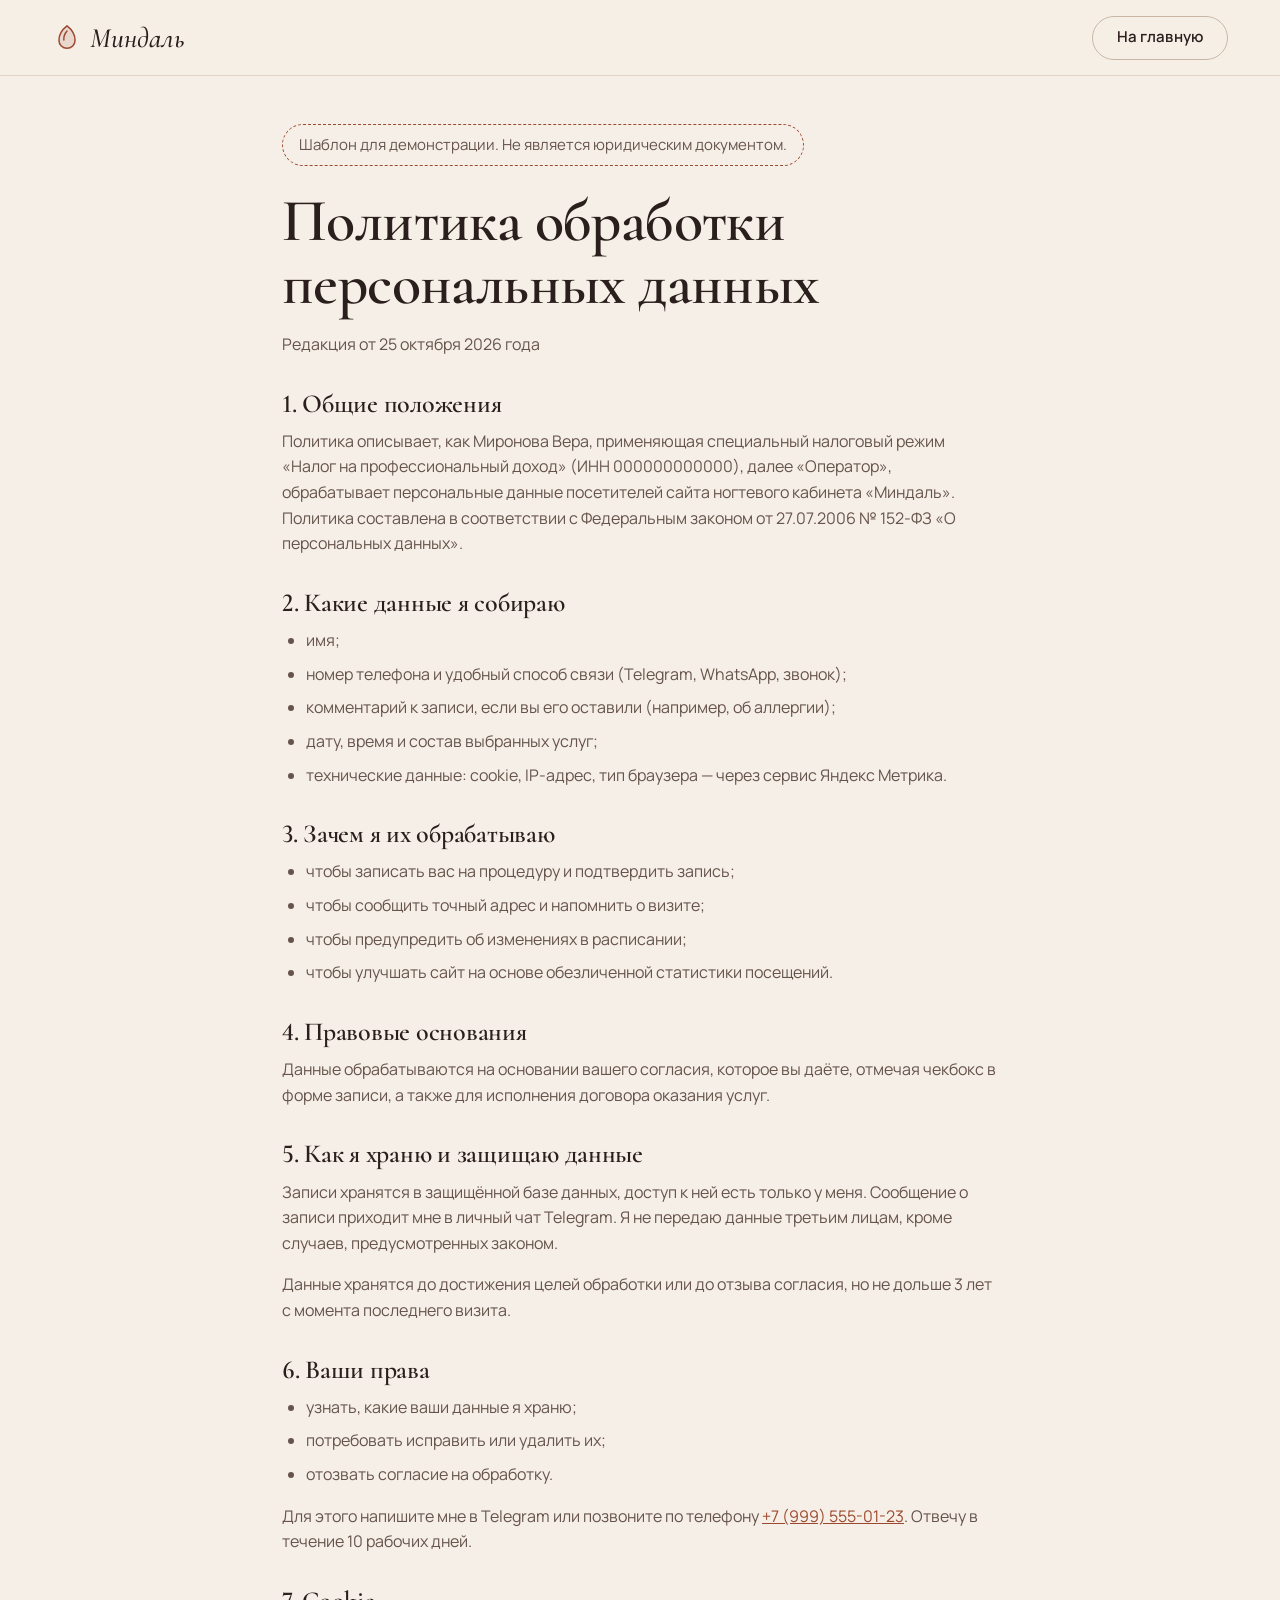
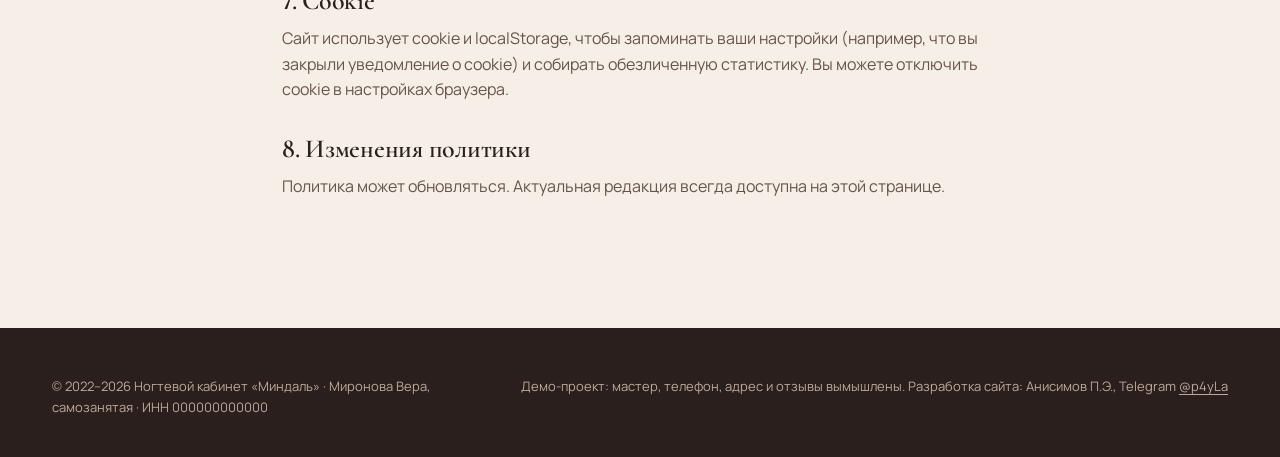
<file: privacy.html>
<!doctype html>
<html lang="ru">
<head>
  <meta charset="utf-8">
  <meta name="viewport" content="width=device-width, initial-scale=1">
  <title>Политика обработки персональных данных — ногтевой кабинет «Миндаль»</title>
  <meta name="description" content="Как мастер кабинета «Миндаль» собирает, хранит и защищает персональные данные клиенток в соответствии с 152-ФЗ.">
  <link rel="canonical" href="https://p4yla.github.io/mindal-nails/privacy.html">
  <meta name="theme-color" content="#f6efe7">
  <link rel="icon" href="img/favicon.svg" type="image/svg+xml">
  <link rel="preload" href="fonts/cormorant.woff2" as="font" type="font/woff2" crossorigin>
  <link rel="stylesheet" href="css/style.css">
</head>
<body>
  <a class="skip-link" href="#main">Перейти к содержанию</a>
  <header class="header header--page is-scrolled">
    <div class="container header__inner">
      <a class="logo" href="index.html" aria-label="Миндаль — на главную">
        <svg viewBox="0 0 32 32" aria-hidden="true" fill="none" stroke="currentColor" stroke-width="1.6" stroke-linejoin="round"><path d="M16 3c6 4.6 8.6 10.4 8.6 15.4A8.6 8.6 0 0116 27a8.6 8.6 0 01-8.6-8.6C7.4 13.4 10 7.6 16 3z" fill="currentColor" fill-opacity=".14"/><path d="M16 8.5c-2.6 3-3.6 6.3-3.4 9.6" stroke-linecap="round"/></svg>
        <span>Миндаль</span>
      </a>
      <a class="btn btn--ghost" href="index.html">На главную</a>
    </div>
  </header>

  <main id="main" class="page">
    <article class="container doc">
      <p class="doc-badge">Шаблон для демонстрации. Не является юридическим документом.</p>
      <h1>Политика обработки персональных данных</h1>
      <p>Редакция от 25 октября 2026 года</p>

      <h2>1. Общие положения</h2>
      <p>Политика описывает, как Миронова Вера, применяющая специальный налоговый режим «Налог на профессиональный доход» (ИНН 000000000000), далее «Оператор», обрабатывает персональные данные посетителей сайта ногтевого кабинета «Миндаль». Политика составлена в соответствии с Федеральным законом от 27.07.2006 № 152-ФЗ «О персональных данных».</p>

      <h2>2. Какие данные я собираю</h2>
      <ul>
        <li>имя;</li>
        <li>номер телефона и удобный способ связи (Telegram, WhatsApp, звонок);</li>
        <li>комментарий к записи, если вы его оставили (например, об аллергии);</li>
        <li>дату, время и состав выбранных услуг;</li>
        <li>технические данные: cookie, IP-адрес, тип браузера — через сервис Яндекс Метрика.</li>
      </ul>

      <h2>3. Зачем я их обрабатываю</h2>
      <ul>
        <li>чтобы записать вас на процедуру и подтвердить запись;</li>
        <li>чтобы сообщить точный адрес и напомнить о визите;</li>
        <li>чтобы предупредить об изменениях в расписании;</li>
        <li>чтобы улучшать сайт на основе обезличенной статистики посещений.</li>
      </ul>

      <h2>4. Правовые основания</h2>
      <p>Данные обрабатываются на основании вашего согласия, которое вы даёте, отмечая чекбокс в форме записи, а также для исполнения договора оказания услуг.</p>

      <h2>5. Как я храню и защищаю данные</h2>
      <p>Записи хранятся в защищённой базе данных, доступ к ней есть только у меня. Сообщение о записи приходит мне в личный чат Telegram. Я не передаю данные третьим лицам, кроме случаев, предусмотренных законом.</p>
      <p>Данные хранятся до достижения целей обработки или до отзыва согласия, но не дольше 3 лет с момента последнего визита.</p>

      <h2>6. Ваши права</h2>
      <ul>
        <li>узнать, какие ваши данные я храню;</li>
        <li>потребовать исправить или удалить их;</li>
        <li>отозвать согласие на обработку.</li>
      </ul>
      <p>Для этого напишите мне в Telegram или позвоните по телефону <a href="tel:+79995550123">+7 (999) 555-01-23</a>. Отвечу в течение 10 рабочих дней.</p>

      <h2>7. Cookie</h2>
      <p>Сайт использует cookie и localStorage, чтобы запоминать ваши настройки (например, что вы закрыли уведомление о cookie) и собирать обезличенную статистику. Вы можете отключить cookie в настройках браузера.</p>

      <h2>8. Изменения политики</h2>
      <p>Политика может обновляться. Актуальная редакция всегда доступна на этой странице.</p>
    </article>
  </main>

  <footer class="footer footer--page">
    <div class="container footer__bottom" style="margin-top:0;border:0;padding-top:0">
      <p>© 2022–2026 Ногтевой кабинет «Миндаль» · Миронова Вера, самозанятая · ИНН 000000000000</p>
      <p>Демо-проект: мастер, телефон, адрес и отзывы вымышлены. Разработка сайта: Анисимов П.Э., Telegram <a href="https://t.me/p4yLa" target="_blank" rel="noopener">@p4yLa</a></p>
    </div>
  </footer>
</body>
</html>
</file>
<file: css/style.css>
/* =========================================================
   Ногтевой кабинет «Миндаль» — стили
   Mobile-first: базовые стили для телефона,
   дальше @media (min-width) расширяют для больших экранов.
   ========================================================= */

/* ---------- 1. Переменные ---------- */
:root {
  /* Цвета: молочный, песок, терракота. Тёплый светлый «дом», без розового глянца */
  --c-bg: #f6efe7;            /* молочный — основной фон */
  --c-sand: #ede2d5;          /* песочные секции */
  --c-card: #fffaf4;          /* карточки, формы */
  --c-line: #e2d5c6;          /* тонкие разделители */
  --c-line-2: #c9b7a4;        /* рамки полей */
  --c-text: #2b1f1d;          /* какао почти чёрный */
  --c-text-2: #66544c;        /* второстепенный текст: 6.3:1 на --c-bg, 5.6:1 на --c-sand */
  --c-accent: #9c4a2f;        /* терракота: кнопки, цены, активное. Белый текст 6.1:1 */
  --c-accent-hover: #7f3920;
  --c-accent-soft: #f2dfd2;   /* пудровая подложка */
  --c-on-accent: #fff;
  --c-dark: #2b1f1d;          /* футер */
  --c-dark-text: #e9ddd0;
  --c-dark-text-2: #bba99b;
  --c-error: #ad2a1d;
  --c-success: #3f7146;

  /* Шрифты */
  --f-head: "Cormorant", Georgia, "Times New Roman", serif;
  --f-body: "Manrope", "Segoe UI", Roboto, Arial, sans-serif;

  /* Размеры текста (clamp = плавно растут с шириной экрана) */
  --fs-xs: 0.8125rem;
  --fs-s: 0.9375rem;
  --fs-m: 1rem;
  --fs-l: 1.125rem;
  --fs-h3: 1.625rem;
  --fs-h2: clamp(2.25rem, 1.5rem + 3vw, 3.75rem);
  --fs-h1: clamp(2.75rem, 1.6rem + 5vw, 5.5rem);
  --lh: 1.6;

  /* Отступы */
  --sp-1: 0.25rem;
  --sp-2: 0.5rem;
  --sp-3: 0.75rem;
  --sp-4: 1rem;
  --sp-5: 1.5rem;
  --sp-6: 2rem;
  --sp-7: 3rem;
  --sp-8: 4.5rem;
  --section-y: clamp(4rem, 3rem + 5vw, 7.5rem);
  --gutter: 1rem;
  --container: 1240px;

  /* Скругления — мягкие. Арка (как форма ногтя «миндаль») — фирменный мотив */
  --r-s: 10px;
  --r-m: 16px;
  --r-l: 26px;
  --r-pill: 999px;

  /* Прочее */
  --header-h: 64px;
  --ease: cubic-bezier(0.2, 0.7, 0.2, 1);
  --t: 0.25s;
  --shadow: 0 24px 60px -24px rgba(74, 44, 30, 0.35);
  --focus: 0 0 0 3px var(--c-bg), 0 0 0 5px var(--c-accent);
}

@media (min-width: 768px) {
  :root { --gutter: 2rem; --header-h: 76px; }
}

/* ---------- 2. Шрифты (свои файлы, без Google Fonts) ----------
   Cormorant 600 и Cormorant Italic 500 — заголовки, Manrope 400–700 (вариативный) — текст.
   В файлах только латиница, кириллица, цифры и знаки «» — № ₽ ×. Как пересобрать — README. */
@font-face { font-family: "Cormorant"; font-weight: 600; font-style: normal; font-display: swap; src: url("../fonts/cormorant.woff2") format("woff2"); }
@font-face { font-family: "Cormorant"; font-weight: 500 600; font-style: italic; font-display: swap; src: url("../fonts/cormorant-italic.woff2") format("woff2"); }
@font-face { font-family: "Manrope"; font-weight: 400 700; font-display: swap; src: url("../fonts/manrope.woff2") format("woff2"); }

/* ---------- 3. База ---------- */
*, *::before, *::after { box-sizing: border-box; }
[hidden] { display: none !important; } /* иначе display у классов перебивает атрибут hidden */
html { -webkit-text-size-adjust: 100%; scroll-behavior: smooth; scroll-padding-top: calc(var(--header-h) + 8px); }
body {
  font-variant-numeric: lining-nums;
  margin: 0;
  background: var(--c-bg);
  color: var(--c-text);
  font: 400 var(--fs-m)/var(--lh) var(--f-body);
  overflow-x: hidden;
  -webkit-font-smoothing: antialiased;
}
img, svg { display: block; max-width: 100%; }
img { height: auto; }
a { color: inherit; }
button, input, select, textarea { font: inherit; color: inherit; }
button { cursor: pointer; }
h1, h2, h3, h4 {
  margin: 0;
  font-family: var(--f-head);
  font-weight: 600;
  letter-spacing: -0.01em;
  font-variant-numeric: lining-nums;
  line-height: 1.05;
}
h1 em, h2 em { font-style: italic; font-weight: 500; color: var(--c-accent); }
p { margin: 0 0 var(--sp-4); }
ul, ol { margin: 0; padding: 0; list-style: none; }
:focus-visible { outline: none; box-shadow: var(--focus); border-radius: var(--r-s); }
.visually-hidden {
  position: absolute !important; width: 1px; height: 1px; padding: 0; margin: -1px;
  overflow: hidden; clip: rect(0 0 0 0); white-space: nowrap; border: 0;
}
.skip-link {
  position: absolute; left: var(--sp-4); top: -100px; z-index: 200;
  padding: var(--sp-3) var(--sp-4); background: var(--c-accent); color: var(--c-on-accent);
  border-radius: var(--r-s); font-weight: 600; text-decoration: none;
}
.skip-link:focus { top: var(--sp-4); }

.container { width: 100%; max-width: var(--container); margin-inline: auto; padding-inline: var(--gutter); }

.section { padding-block: var(--section-y); }
.section--sand { background: var(--c-sand); }

/* Заголовок секции */
.section-head { margin-bottom: var(--sp-7); max-width: 720px; }
.eyebrow {
  display: flex; align-items: center; gap: var(--sp-2);
  margin-bottom: var(--sp-4);
  font: 700 var(--fs-xs)/1.2 var(--f-body); letter-spacing: 0.16em; text-transform: uppercase;
  color: var(--c-accent);
}
/* Маленький «миндаль» перед подзаголовком */
.eyebrow::before {
  content: ""; flex: none; width: 9px; height: 13px; background: currentColor;
  border-radius: 50% 50% 50% 50% / 62% 62% 38% 38%;
}
.section-title { font-size: var(--fs-h2); }
.section-lead { margin-top: var(--sp-4); color: var(--c-text-2); font-size: var(--fs-l); }

/* Арка: форма фото как у миндалевидного ногтя */
.arch { display: block; overflow: hidden; border-radius: var(--r-pill) var(--r-pill) var(--r-l) var(--r-l); background: var(--c-sand); }
.arch img { width: 100%; height: 100%; object-fit: cover; }

/* ---------- 4. Кнопки ---------- */
.btn {
  display: inline-flex; align-items: center; justify-content: center; gap: var(--sp-2);
  min-height: 50px; padding: 0 var(--sp-5);
  border: 1px solid transparent; border-radius: var(--r-pill);
  font: 600 var(--fs-s)/1.1 var(--f-body); letter-spacing: 0.01em;
  text-decoration: none; text-align: center;
  transition: background var(--t), color var(--t), border-color var(--t), transform var(--t);
}
.btn svg { width: 18px; height: 18px; flex: none; }
.btn--primary { background: var(--c-accent); color: var(--c-on-accent); }
.btn--primary:hover { background: var(--c-accent-hover); }
.btn--primary:active { transform: translateY(1px); }
.btn--ghost { border-color: var(--c-line-2); color: var(--c-text); background: transparent; }
.btn--ghost:hover { border-color: var(--c-accent); color: var(--c-accent); }
.btn--link { min-height: 44px; padding: 0 var(--sp-2); background: none; border: 0; color: var(--c-text-2); }
.btn--link:hover { color: var(--c-accent); }
.btn--block { width: 100%; }
.btn[disabled] { opacity: 0.45; cursor: not-allowed; }

/* ---------- 5. Шапка ---------- */
.header {
  position: sticky; top: 0; z-index: 50;
  height: var(--header-h);
  background: rgba(246, 239, 231, 0.82);
  backdrop-filter: blur(12px); -webkit-backdrop-filter: blur(12px);
  border-bottom: 1px solid transparent;
  transition: background var(--t), border-color var(--t);
}
.header.is-scrolled { background: rgba(246, 239, 231, 0.96); border-color: var(--c-line); }
.header__inner { display: flex; align-items: center; gap: var(--sp-4); height: 100%; }
.logo { display: inline-flex; align-items: center; gap: var(--sp-2); text-decoration: none; color: var(--c-text); }
.logo svg { width: 30px; height: 30px; color: var(--c-accent); }
.logo span { font: italic 500 1.75rem/1 var(--f-head); letter-spacing: 0; }
.nav { display: none; }
.header__cta { display: none; }
.burger {
  margin-left: auto; width: 46px; height: 46px; display: grid; place-items: center;
  background: var(--c-card); border: 1px solid var(--c-line); border-radius: 50%;
}
.burger span, .burger span::before, .burger span::after {
  display: block; width: 18px; height: 2px; background: var(--c-text); position: relative; border-radius: 2px;
  transition: transform var(--t), background var(--t);
}
.burger span::before, .burger span::after { content: ""; position: absolute; left: 0; }
.burger span::before { top: -6px; }
.burger span::after { top: 6px; }
.burger[aria-expanded="true"] span { background: transparent; }
.burger[aria-expanded="true"] span::before { transform: translateY(6px) rotate(45deg); }
.burger[aria-expanded="true"] span::after { transform: translateY(-6px) rotate(-45deg); }

/* Мобильное меню */
.mobile-menu {
  position: fixed; inset: var(--header-h) 0 0; z-index: 49;
  display: flex; flex-direction: column; justify-content: space-between; gap: var(--sp-6);
  padding: var(--sp-5) var(--gutter) calc(var(--sp-6) + env(safe-area-inset-bottom));
  background: var(--c-bg);
  overflow-y: auto;
}
.mobile-menu[hidden] { display: none; }
.mobile-menu ul { display: grid; }
.mobile-menu li a {
  display: block; padding: var(--sp-3) 0; text-decoration: none;
  font: 600 2rem/1.2 var(--f-head);
  border-bottom: 1px solid var(--c-line);
}
.mobile-menu__foot { display: grid; gap: var(--sp-3); text-align: center; }
.mobile-menu__foot p { margin: 0; color: var(--c-text-2); font-size: var(--fs-s); }
.mobile-menu__phone { font-weight: 600; font-size: var(--fs-l); text-decoration: none; padding: var(--sp-2); }
body.menu-open { overflow: hidden; }

@media (min-width: 1024px) {
  .burger, .mobile-menu { display: none !important; }
  .nav { display: block; margin-left: auto; }
  .nav ul { display: flex; gap: var(--sp-5); }
  .nav a {
    position: relative; padding: var(--sp-2) 0; text-decoration: none;
    font-weight: 500; font-size: var(--fs-s); color: var(--c-text-2); transition: color var(--t);
  }
  .nav a::after {
    content: ""; position: absolute; left: 0; right: 0; bottom: 0; height: 1px;
    background: var(--c-accent); transform: scaleX(0); transform-origin: left; transition: transform var(--t) var(--ease);
  }
  .nav a:hover, .nav a.is-active { color: var(--c-text); }
  .nav a:hover::after, .nav a.is-active::after { transform: scaleX(1); }
  .header__cta { display: inline-flex; min-height: 44px; margin-left: var(--sp-5); }
}

/* ---------- 6. Первый экран ---------- */
.hero {
  position: relative; overflow: hidden;
  padding-block: var(--sp-6) var(--sp-8);
  background:
    radial-gradient(60% 50% at 85% 20%, rgba(242, 223, 210, 0.9), transparent 70%),
    radial-gradient(40% 40% at 0% 100%, rgba(237, 226, 213, 0.9), transparent 70%);
}
.hero__grid { display: grid; gap: var(--sp-7); align-items: center; }
.hero__title { font-size: var(--fs-h1); line-height: 0.98; }
.hero__lead { margin: var(--sp-5) 0 var(--sp-6); max-width: 540px; font-size: var(--fs-l); color: var(--c-text-2); }
.hero__actions { display: flex; flex-wrap: wrap; gap: var(--sp-3); }
.hero__actions .btn { flex: 1 1 200px; }
.hero__slot {
  display: inline-block; position: relative;
  margin: var(--sp-5) 0 0; padding: var(--sp-2) var(--sp-4) var(--sp-2) calc(var(--sp-4) + 16px);
  background: var(--c-card); border: 1px solid var(--c-line); border-radius: var(--r-m); line-height: 1.45;
  font-size: var(--fs-s); color: var(--c-text-2);
}
.hero__slot::before { content: ""; position: absolute; left: var(--sp-4); top: calc(var(--sp-2) + 0.45em); width: 8px; height: 8px; border-radius: 50%; background: var(--c-success); box-shadow: 0 0 0 4px rgba(63, 113, 70, 0.15); }
.hero__slot b { color: var(--c-text); font-weight: 600; }
.hero__slot a { color: var(--c-accent); font-weight: 600; text-underline-offset: 3px; }
.hero__facts {
  display: grid; grid-template-columns: repeat(3, 1fr); gap: var(--sp-4);
  margin: var(--sp-7) 0 0; padding-top: var(--sp-5);
  border-top: 1px solid var(--c-line-2);
}
.hero__facts div { display: flex; flex-direction: column; }
.hero__facts dt { order: 2; font-size: var(--fs-xs); color: var(--c-text-2); line-height: 1.35; }
.hero__facts dd { margin: 0 0 var(--sp-1); font: 600 clamp(1.875rem, 1.3rem + 2vw, 2.75rem)/1 var(--f-head); }
.hero__media { position: relative; max-width: 460px; width: 100%; justify-self: center; }
.hero__media .arch { aspect-ratio: 4 / 5; box-shadow: var(--shadow); }
.hero__note {
  position: absolute; left: -4%; bottom: 8%; max-width: 250px; margin: 0;
  display: flex; gap: var(--sp-3); align-items: flex-start;
  padding: var(--sp-3) var(--sp-4);
  background: var(--c-card); border-radius: var(--r-m); box-shadow: var(--shadow);
  font-size: var(--fs-xs); line-height: 1.45; font-weight: 500;
}
.hero__note svg { flex: none; width: 22px; height: 22px; color: var(--c-accent); }
@media (max-width: 479px) {
  .hero__note { left: var(--sp-3); right: var(--sp-3); bottom: var(--sp-3); max-width: none; }
}
@media (min-width: 900px) {
  .hero { padding-block: var(--sp-7) var(--sp-8); }
  .hero__grid { grid-template-columns: 1.15fr 0.85fr; gap: var(--sp-8); }
  .hero__actions .btn { flex: 0 0 auto; }
  .hero__media { justify-self: end; }
}

/* ---------- 7. Цены ---------- */
.price-combo {
  margin-top: var(--sp-5); padding: var(--sp-4) var(--sp-5);
  background: var(--c-card); border-radius: var(--r-m); border: 1px dashed var(--c-line-2);
  font-size: var(--fs-s); color: var(--c-text-2);
}
.price-combo b { display: block; margin-bottom: 2px; font: 600 1.75rem/1.1 var(--f-head); color: var(--c-accent); }
.price-table { width: 100%; border-collapse: collapse; }
.price-table thead { display: none; }
.price-table tr {
  display: grid; grid-template-columns: 1fr auto; gap: var(--sp-1) var(--sp-4);
  padding: var(--sp-4) 0; border-bottom: 1px solid var(--c-line-2);
}
.price-table .price-group { display: block; border-bottom: 0; padding: var(--sp-6) 0 var(--sp-1); }
.price-table .price-group:first-child { padding-top: 0; }
.price-table .price-group th { display: block; text-align: left; font: italic 500 1.875rem/1.1 var(--f-head); color: var(--c-accent); }
.price-table th[scope="row"] { text-align: left; font-weight: 400; }
.price-table th[scope="row"] b { display: block; font-weight: 600; font-size: var(--fs-m); line-height: 1.35; }
.price-table th[scope="row"] small { display: block; margin-top: 2px; font-size: var(--fs-s); color: var(--c-text-2); }
.price-table td { padding: 0; }
.price-table .td-time { grid-column: 1; grid-row: 2; font-size: var(--fs-s); color: var(--c-text-2); }
.price-table .td-price {
  grid-column: 2; grid-row: 1 / span 2; align-self: center; text-align: right; white-space: nowrap;
  font: 600 1.625rem/1 var(--f-head); color: var(--c-text);
}
.price-cta { margin-top: var(--sp-6); display: flex; flex-wrap: wrap; align-items: center; gap: var(--sp-4); }
.price-cta p { flex: 1 1 260px; margin: 0; font-size: var(--fs-s); color: var(--c-text-2); }

@media (min-width: 768px) {
  .price-table thead { display: table-header-group; }
  .price-table thead th {
    padding-bottom: var(--sp-3); text-align: left;
    font-size: var(--fs-xs); font-weight: 700; letter-spacing: 0.14em; text-transform: uppercase; color: var(--c-text-2);
    border-bottom: 1px solid var(--c-text);
  }
  .price-table thead th:last-child { text-align: right; }
  .price-table tr { display: table-row; }
  .price-table .price-group { display: table-row; }
  .price-table .price-group th { display: table-cell; padding: var(--sp-6) 0 var(--sp-2); border-bottom: 0; }
  .price-table th[scope="row"], .price-table td { padding: var(--sp-4) 0; border-bottom: 1px solid var(--c-line-2); vertical-align: middle; }
  .price-table .td-time { display: table-cell; width: 130px; padding-inline: var(--sp-4); white-space: nowrap; }
  .price-table .td-price { display: table-cell; }
}
@media (min-width: 1024px) {
  .price-layout { display: grid; grid-template-columns: 0.85fr 1.4fr; gap: var(--sp-8); align-items: start; }
  .price-layout .section-head { position: sticky; top: calc(var(--header-h) + var(--sp-6)); }
}

/* ---------- 8. Работы ---------- */
.filters { display: flex; flex-wrap: wrap; gap: var(--sp-2); margin-bottom: var(--sp-6); }
.filters button {
  min-height: 44px; padding: 0 var(--sp-5);
  background: transparent; border: 1px solid var(--c-line-2); border-radius: var(--r-pill); color: var(--c-text-2);
  font-weight: 600; font-size: var(--fs-s);
  transition: all var(--t);
}
.filters button:hover { color: var(--c-text); border-color: var(--c-text-2); }
.filters button[aria-pressed="true"] { background: var(--c-text); border-color: var(--c-text); color: var(--c-bg); }
.gallery { display: grid; grid-template-columns: repeat(2, 1fr); gap: var(--sp-3); }
.gallery__item { position: relative; margin: 0; overflow: hidden; border-radius: var(--r-m); background: var(--c-sand); aspect-ratio: 1; }
.gallery__item[hidden] { display: none; }
@media (max-width: 767px) { .gallery__item.is-wide { grid-column: span 2; aspect-ratio: 2 / 1; } }
.gallery__item img { width: 100%; height: 100%; object-fit: cover; transition: transform 0.8s var(--ease); }
.gallery__item:hover img { transform: scale(1.04); }
.gallery__item figcaption {
  position: absolute; inset: auto 0 0; padding: var(--sp-7) var(--sp-3) var(--sp-3);
  background: linear-gradient(transparent, rgba(43, 31, 29, 0.78));
  color: #fff; font-size: var(--fs-xs); line-height: 1.35;
}
.gallery__item figcaption b { display: block; font: 600 1.25rem/1.1 var(--f-head); }
@media (min-width: 768px) {
  .gallery { grid-template-columns: repeat(4, 1fr); gap: var(--sp-4); }
  .gallery__item figcaption { padding: var(--sp-7) var(--sp-4) var(--sp-4); }
}

/* ---------- 9. Обо мне ---------- */
.about { display: grid; gap: var(--sp-7); align-items: center; }
.about__media { position: relative; max-width: 460px; width: 100%; justify-self: center; padding-bottom: var(--sp-6); }
.about__media .arch { aspect-ratio: 3 / 4; }
.about__process {
  position: absolute; right: -2%; bottom: 0; width: 42%; margin: 0;
  padding: 6px; background: var(--c-card); border-radius: var(--r-m); box-shadow: var(--shadow);
}
.about__process img { border-radius: 12px; aspect-ratio: 4 / 5; object-fit: cover; }
.about__process figcaption { padding: var(--sp-2) var(--sp-1) var(--sp-1); font-size: 0.75rem; line-height: 1.35; color: var(--c-text-2); }
.about__text .section-title { margin-bottom: var(--sp-5); }
.about__text > p { color: var(--c-text-2); font-size: var(--fs-l); }
.about__list { display: grid; gap: var(--sp-3); margin: var(--sp-5) 0 var(--sp-6); }
.about__list li { display: flex; gap: var(--sp-3); font-size: var(--fs-s); }
.about__list svg { flex: none; width: 22px; height: 22px; padding: 4px; margin-top: 1px; border-radius: 50%; background: var(--c-accent-soft); color: var(--c-accent); }
@media (min-width: 1024px) {
  .about { grid-template-columns: 0.9fr 1.1fr; gap: var(--sp-8); }
  .about__media { justify-self: start; }
}

/* ---------- 10. Онлайн-запись ---------- */
.booking-wrap { display: grid; gap: var(--sp-5); }
.booking-wrap > *, .location > * { min-width: 0; } /* элемент сетки не должен растягиваться по содержимому */
.booking {
  background: var(--c-card); border: 1px solid var(--c-line); border-radius: var(--r-l);
  padding: var(--sp-5) var(--sp-4);
}
.progress { margin-bottom: var(--sp-6); }
.progress ol { display: grid; grid-template-columns: repeat(3, 1fr); gap: var(--sp-2); counter-reset: step; }
.progress li {
  counter-increment: step;
  padding-top: var(--sp-3); border-top: 3px solid var(--c-line);
  font-size: var(--fs-xs); font-weight: 600; line-height: 1.25; color: var(--c-text-2);
  transition: border-color var(--t), color var(--t);
}
.progress li::before { content: counter(step); display: block; margin-bottom: 2px; font: italic 500 1.375rem/1 var(--f-head); }
.progress li.is-done { border-color: var(--c-line-2); }
.progress li.is-current { border-color: var(--c-accent); color: var(--c-text); }
.progress li.is-current::before { color: var(--c-accent); }

.step { border: 0; margin: 0; padding: 0; min-width: 0; }
.step[hidden] { display: none; }
.step__title { margin-bottom: var(--sp-5); padding: 0; font: 600 2rem/1.1 var(--f-head); }
.step__hint { margin: calc(var(--sp-3) * -1) 0 var(--sp-4); color: var(--c-text-2); font-size: var(--fs-s); }
.step__hint b { color: var(--c-text); font-weight: 600; }

/* Группы услуг */
.svc-group { border: 0; margin: 0 0 var(--sp-5); padding: 0; min-width: 0; }
.svc-group legend { padding: 0; margin-bottom: var(--sp-3); font-size: var(--fs-xs); font-weight: 700; letter-spacing: 0.14em; text-transform: uppercase; color: var(--c-text-2); }
.choice-list { display: grid; gap: var(--sp-2); }
.choice { position: relative; display: block; cursor: pointer; }
.choice input { position: absolute; opacity: 0; width: 1px; height: 1px; }
.choice__box {
  display: flex; align-items: center; gap: var(--sp-3);
  min-height: 58px; padding: var(--sp-3) var(--sp-4);
  background: var(--c-bg); border: 1px solid var(--c-line); border-radius: var(--r-m);
  transition: border-color var(--t), background var(--t);
}
.choice:hover .choice__box { border-color: var(--c-line-2); }
.choice input:checked + .choice__box { border-color: var(--c-accent); background: var(--c-accent-soft); }
.choice input:focus-visible + .choice__box { box-shadow: var(--focus); }
.choice__mark {
  flex: none; width: 22px; height: 22px; display: grid; place-items: center;
  border: 1.5px solid var(--c-line-2); border-radius: 6px; background: var(--c-card); transition: all var(--t);
}
.choice input[type="radio"] + .choice__box .choice__mark { border-radius: 50%; }
.choice__mark svg { width: 14px; height: 14px; opacity: 0; color: var(--c-on-accent); }
.choice input:checked + .choice__box .choice__mark { background: var(--c-accent); border-color: var(--c-accent); }
.choice input:checked + .choice__box .choice__mark svg { opacity: 1; }
.choice__text { flex: 1; min-width: 0; }
.choice__text b { display: block; font-weight: 600; font-size: var(--fs-s); line-height: 1.3; }
.choice__text small { color: var(--c-text-2); font-size: var(--fs-xs); }
.choice__price { flex: none; font: 600 1.25rem/1 var(--f-head); white-space: nowrap; }
.choice--none .choice__text b { font-weight: 500; color: var(--c-text-2); }
.choice--none input:checked + .choice__box { background: transparent; border-color: var(--c-line-2); }
.choice--none input:checked + .choice__box .choice__mark { background: var(--c-text-2); border-color: var(--c-text-2); }
.choice input:disabled + .choice__box { opacity: .5; cursor: not-allowed; }
@media (min-width: 640px) { .choice-list--2 { grid-template-columns: repeat(2, 1fr); } }

/* Даты и слоты */
.dates {
  display: flex; gap: var(--sp-2); overflow-x: auto; scroll-snap-type: x proximity;
  margin: 0 calc(var(--sp-4) * -1) var(--sp-5); padding: 4px var(--sp-4) var(--sp-3);
  scrollbar-width: thin; scrollbar-color: var(--c-line-2) transparent;
}
.date-btn {
  flex: none; scroll-snap-align: start;
  width: 62px; padding: var(--sp-2) 0;
  display: flex; flex-direction: column; align-items: center; gap: 1px;
  background: var(--c-bg); border: 1px solid var(--c-line); border-radius: var(--r-m);
  font-size: var(--fs-xs); color: var(--c-text-2); transition: all var(--t);
}
.date-btn b { font: 600 1.625rem/1.05 var(--f-head); color: var(--c-text); }
.date-btn:hover:not([disabled]) { border-color: var(--c-line-2); }
.date-btn[aria-pressed="true"] { background: var(--c-accent); border-color: var(--c-accent); color: var(--c-on-accent); }
.date-btn[aria-pressed="true"] b { color: var(--c-on-accent); }
.date-btn[disabled] { cursor: not-allowed; background: transparent; border-style: dashed; color: #8a7a70; }
.date-btn[disabled] b { color: #8a7a70; }
.date-btn .date-btn__free { font-size: 0.6875rem; }
.slot-group { margin-bottom: var(--sp-4); }
.slot-group__title { margin: 0 0 var(--sp-2); font-size: var(--fs-xs); font-weight: 600; color: var(--c-text-2); }
.slot-grid { display: grid; grid-template-columns: repeat(auto-fill, minmax(78px, 1fr)); gap: var(--sp-2); }
.slot {
  min-height: 46px; background: var(--c-bg); border: 1px solid var(--c-line); border-radius: var(--r-pill);
  font-weight: 600; font-size: var(--fs-s); font-variant-numeric: tabular-nums; transition: all var(--t);
}
.slot:hover { border-color: var(--c-accent); color: var(--c-accent); }
.slot[aria-pressed="true"] { background: var(--c-accent); border-color: var(--c-accent); color: var(--c-on-accent); }
.slots-empty { color: var(--c-text-2); font-size: var(--fs-s); }
.slots-empty .btn--link { display: inline; min-height: 0; padding: 0; color: var(--c-accent); text-decoration: underline; }

/* Способ связи */
.field__label { font-size: var(--fs-s); font-weight: 600; }
.pills { display: flex; flex-wrap: wrap; gap: var(--sp-2); }
.pill { position: relative; cursor: pointer; }
.pill input { position: absolute; opacity: 0; width: 1px; height: 1px; }
.pill span {
  display: inline-flex; align-items: center; min-height: 44px; padding: 0 var(--sp-4);
  border: 1px solid var(--c-line-2); border-radius: var(--r-pill); font-size: var(--fs-s); font-weight: 500;
  transition: all var(--t);
}
.pill input:checked + span { background: var(--c-text); border-color: var(--c-text); color: var(--c-bg); }
.pill input:focus-visible + span { box-shadow: var(--focus); }

/* Навигация шагов */
.step-nav { display: flex; align-items: center; gap: var(--sp-3); margin-top: var(--sp-6); padding-top: var(--sp-5); border-top: 1px solid var(--c-line); }
.step-nav .btn--primary { margin-left: auto; }
.step-total { margin-left: auto; font: 600 1.5rem/1 var(--f-head); white-space: nowrap; }
.step-total:empty { display: none; }
.step-total:not(:empty) ~ .btn--primary { margin-left: 0; }
@media (min-width: 1024px) { .step-total { display: none; } .step-total:not(:empty) ~ .btn--primary { margin-left: auto; } }
.step-error { margin: var(--sp-3) 0 0; color: var(--c-error); font-size: var(--fs-s); font-weight: 500; }
.step-error:empty { display: none; }

/* Итог записи */
.summary {
  background: var(--c-sand); border-radius: var(--r-l);
  padding: var(--sp-5) var(--sp-4); align-self: start;
}
.summary__title { margin-bottom: var(--sp-4); font-size: var(--fs-h3); }
.summary dl { margin: 0; display: grid; gap: var(--sp-3); }
.summary dl div { display: grid; grid-template-columns: 84px 1fr; gap: var(--sp-3); font-size: var(--fs-s); }
.summary dt { color: var(--c-text-2); }
.summary dd { margin: 0; overflow-wrap: anywhere; }
.summary__total { display: flex; justify-content: space-between; align-items: baseline; gap: var(--sp-3); margin-top: var(--sp-5); padding-top: var(--sp-4); border-top: 1px solid var(--c-line-2); }
.summary__total span { color: var(--c-text-2); font-size: var(--fs-s); }
.summary__total strong { font: 600 2.25rem/1 var(--f-head); color: var(--c-accent); }
.summary__note { margin: var(--sp-3) 0 0; font-size: var(--fs-xs); color: var(--c-text-2); }

@media (min-width: 768px) {
  .booking { padding: var(--sp-6); }
  .summary { padding: var(--sp-6); }
  .dates { margin-inline: 0; padding-inline: 4px; }
}
@media (min-width: 1024px) {
  .booking-wrap { grid-template-columns: 1fr 340px; align-items: start; gap: var(--sp-6); }
  .summary { position: sticky; top: calc(var(--header-h) + var(--sp-5)); }
}

/* ---------- 11. Поля форм ---------- */
.field { display: grid; gap: 6px; margin-bottom: var(--sp-4); }
.field label { font-size: var(--fs-s); font-weight: 600; }
.req { color: var(--c-accent); }
.input {
  width: 100%; min-height: 52px; padding: var(--sp-3) var(--sp-4);
  background: var(--c-bg); border: 1px solid var(--c-line-2); border-radius: var(--r-s);
  font-size: 1rem; /* 16px — iOS не будет зумить поле */
  transition: border-color var(--t), box-shadow var(--t);
}
textarea.input { min-height: 96px; resize: vertical; }
.input::placeholder { color: #8a7a70; }
.input:hover { border-color: var(--c-text-2); }
.input:focus-visible { border-color: var(--c-accent); box-shadow: 0 0 0 3px rgba(156, 74, 47, 0.22); border-radius: var(--r-s); }
.field.is-invalid .input, .consent.is-invalid .consent__box { border-color: var(--c-error); }
.field.is-valid .input { border-color: var(--c-success); }
.field__error, .consent__error { margin: 0; font-size: var(--fs-xs); font-weight: 500; color: var(--c-error); }
.field__error:empty, .consent__error:empty { display: none; }

.consent { display: grid; grid-template-columns: auto 1fr; gap: var(--sp-3); align-items: start; margin: var(--sp-4) 0 0; font-size: var(--fs-s); color: var(--c-text-2); cursor: pointer; }
.consent input { position: absolute; opacity: 0; width: 1px; height: 1px; }
.consent__box {
  width: 22px; height: 22px; margin-top: 1px; display: grid; place-items: center;
  border: 1.5px solid var(--c-line-2); border-radius: 6px; background: var(--c-card); transition: all var(--t);
}
.consent__box svg { width: 14px; height: 14px; opacity: 0; color: var(--c-on-accent); }
.consent input:checked + .consent__box { background: var(--c-accent); border-color: var(--c-accent); }
.consent input:checked + .consent__box svg { opacity: 1; }
.consent input:focus-visible + .consent__box { box-shadow: var(--focus); }
.consent a { color: var(--c-text); text-underline-offset: 3px; }
.consent a:hover { color: var(--c-accent); }
.consent__error { grid-column: 2; }

/* Экран успеха */
.success { text-align: center; padding: var(--sp-4) 0; }
.success:focus-visible { box-shadow: none; }
.success__icon {
  width: 72px; height: 72px; margin: 0 auto var(--sp-4); display: grid; place-items: center;
  border-radius: 50%; background: var(--c-accent); color: var(--c-on-accent);
}
.success__icon svg { width: 32px; height: 32px; }
.success h3 { font-size: 2.5rem; margin-bottom: var(--sp-3); }
.success > p { color: var(--c-text-2); max-width: 480px; margin-inline: auto; }
.success__small { font-size: var(--fs-s); }
.success__actions { display: flex; flex-wrap: wrap; justify-content: center; gap: var(--sp-3); margin-top: var(--sp-5); }
.address-card {
  max-width: 480px; margin: var(--sp-5) auto; padding: var(--sp-5);
  text-align: left; background: var(--c-accent-soft); border: 1px dashed var(--c-accent); border-radius: var(--r-m);
}
.address-card__title { display: flex; align-items: center; gap: var(--sp-2); margin-bottom: var(--sp-3); font-size: var(--fs-xs); font-weight: 700; letter-spacing: .14em; text-transform: uppercase; color: var(--c-accent); }
.address-card__title svg { width: 20px; height: 20px; }
.address-card__line { margin-bottom: var(--sp-2); font: 600 1.5rem/1.2 var(--f-head); }
.address-card__note { color: var(--c-text); font-size: var(--fs-s); }
.address-card__note:empty { display: none; }
.address-card__map { display: inline-flex; align-items: center; gap: 6px; font-weight: 600; font-size: var(--fs-s); color: var(--c-accent); text-underline-offset: 3px; }
.address-card__map svg { width: 16px; height: 16px; }

/* ---------- 12. Как меня найти ---------- */
.location { display: grid; gap: var(--sp-7); }
.facts-list { display: grid; gap: var(--sp-4); }
.facts-list li { display: flex; gap: var(--sp-4); align-items: flex-start; font-size: var(--fs-s); color: var(--c-text-2); }
.facts-list b { display: block; color: var(--c-text); font-size: var(--fs-m); }
.facts-list svg { flex: none; width: 40px; height: 40px; padding: 9px; border-radius: 50%; background: var(--c-card); color: var(--c-accent); }
.privacy-note {
  display: flex; gap: var(--sp-4); margin: var(--sp-6) 0; padding: var(--sp-5);
  background: var(--c-card); border-radius: var(--r-m); border-left: 3px solid var(--c-accent);
}
.privacy-note svg { flex: none; width: 36px; height: 36px; color: var(--c-accent); }
.privacy-note p { margin: 0; font-size: var(--fs-s); color: var(--c-text-2); }
.privacy-note b { display: block; margin-bottom: 4px; color: var(--c-text); font-size: var(--fs-m); }
.messengers { display: flex; flex-wrap: wrap; gap: var(--sp-2); }
.messenger {
  display: inline-flex; align-items: center; gap: var(--sp-2);
  min-height: 44px; padding: 0 var(--sp-4);
  border: 1px solid var(--c-line-2); border-radius: var(--r-pill); text-decoration: none; font-size: var(--fs-s); font-weight: 500;
  transition: border-color var(--t), color var(--t);
}
.messenger svg { width: 20px; height: 20px; }
.messenger:hover { border-color: var(--c-accent); color: var(--c-accent); }

/* Заглушка карты: район, без точки дома */
.map {
  position: relative; min-height: 440px; border-radius: var(--r-l); overflow: hidden;
  background: #efe9df; color: var(--c-text);
}
.map__svg { position: absolute; inset: 0; width: 100%; height: 100%; }
.map__label {
  position: absolute; left: 55%; top: 40%; transform: translate(-50%, -50%);
  padding: 6px 14px; border-radius: var(--r-pill); background: var(--c-accent); color: #fff;
  font-size: var(--fs-xs); font-weight: 600; white-space: nowrap; box-shadow: 0 8px 20px rgba(156, 74, 47, .35);
}
.map__card {
  position: absolute; left: var(--sp-3); right: var(--sp-3); bottom: var(--sp-3);
  display: flex; flex-wrap: wrap; align-items: center; justify-content: space-between; gap: var(--sp-3);
  padding: var(--sp-4); background: #fff; border-radius: 14px; box-shadow: 0 8px 24px rgba(43, 31, 29, .16);
  font-size: var(--fs-s);
}
.map__card b { display: block; font-size: var(--fs-m); }
.map__card span { color: #5f5450; }
.map__btn {
  display: inline-flex; align-items: center; gap: 8px; min-height: 44px; padding: 0 var(--sp-4);
  background: #ffdb4d; color: #1c1c1e; border-radius: 10px; text-decoration: none; font-weight: 600; font-size: var(--fs-s);
  transition: background var(--t);
}
.map__btn:hover { background: #ffd21f; }
.map__btn:focus-visible { box-shadow: 0 0 0 3px #fff, 0 0 0 5px #1c1c1e; }
.map__btn svg { width: 18px; height: 18px; }
@media (min-width: 1024px) { .location { grid-template-columns: 1fr 1.15fr; gap: var(--sp-8); align-items: center; } .map { min-height: 520px; } }

/* ---------- 13. Правила ---------- */
.rules { display: grid; gap: var(--sp-4); }
.rule { padding: var(--sp-5); border-radius: var(--r-l); background: var(--c-card); border: 1px solid var(--c-line); }
.rule__icon { width: 44px; height: 44px; margin-bottom: var(--sp-4); color: var(--c-accent); }
.rule h3 { font-size: var(--fs-h3); margin-bottom: var(--sp-3); }
.rule p { margin: 0; color: var(--c-text-2); font-size: var(--fs-s); }
@media (min-width: 640px) { .rules { grid-template-columns: repeat(2, 1fr); } }
@media (min-width: 1100px) { .rules { grid-template-columns: repeat(4, 1fr); } .rule { padding: var(--sp-6) var(--sp-5); } }

/* ---------- 14. Отзывы ---------- */
.reviews__head { display: flex; flex-wrap: wrap; align-items: flex-end; justify-content: space-between; gap: var(--sp-5); margin-bottom: var(--sp-6); }
.reviews__head .section-head { margin-bottom: 0; }
.rating { display: flex; align-items: center; gap: var(--sp-3); }
.rating__num { font: 600 3.25rem/1 var(--f-head); color: var(--c-accent); }
.rating__meta { margin: 4px 0 0; font-size: var(--fs-xs); color: var(--c-text-2); }
.stars { display: flex; gap: 2px; color: var(--c-accent); }
.stars svg { width: 15px; height: 15px; }
/* На телефоне — горизонтальная лента с краем следующей карточки */
.reviews {
  display: flex; gap: var(--sp-3);
  overflow-x: auto; scroll-snap-type: x mandatory; overscroll-behavior-x: contain;
  margin-inline: calc(var(--gutter) * -1); padding: 4px var(--gutter) var(--sp-4);
  scroll-padding-inline: var(--gutter); scrollbar-width: thin; scrollbar-color: var(--c-line-2) transparent;
}
.reviews:focus-visible { border-radius: var(--r-m); }
.review {
  flex: 0 0 85%; scroll-snap-align: start;
  display: flex; flex-direction: column; gap: var(--sp-4);
  padding: var(--sp-5); background: var(--c-card); border-radius: var(--r-l);
}
.review::before { content: "“"; display: block; height: 28px; font: 600 4rem/1 var(--f-head); color: var(--c-accent); }
.review blockquote { margin: 0; flex: 1; }
.review blockquote p { margin: 0; }
.review footer { padding-top: var(--sp-4); border-top: 1px solid var(--c-line); font-size: var(--fs-s); }
.review footer b { display: block; font-weight: 600; }
.review footer span { color: var(--c-text-2); font-size: var(--fs-xs); }
.reviews__demo { margin: var(--sp-4) 0 0; font-size: var(--fs-xs); color: var(--c-text-2); }
@media (min-width: 640px) { .review { flex-basis: calc((100% - var(--sp-3)) / 2 - 20px); } }
@media (min-width: 1024px) {
  .reviews { display: grid; grid-template-columns: repeat(3, 1fr); gap: var(--sp-4); overflow: visible; margin: 0; padding: 0; }
  .review { padding: var(--sp-6); }
}

/* ---------- 15. Футер ---------- */
.footer { padding: var(--sp-7) 0 calc(var(--sp-6) + 80px); background: var(--c-dark); color: var(--c-dark-text-2); font-size: var(--fs-s); }
.footer .logo { color: var(--c-dark-text); }
.footer .logo svg { color: #e2a58c; }
.footer__about { margin-top: var(--sp-4); max-width: 300px; }
.footer__grid { display: grid; gap: var(--sp-6); }
.footer__title { margin-bottom: var(--sp-3); font-size: var(--fs-xs); font-weight: 700; letter-spacing: .14em; text-transform: uppercase; color: var(--c-dark-text); }
.footer ul { display: grid; gap: var(--sp-2); }
.footer a { text-decoration: none; }
.footer a:hover { color: #fff; }
.footer a:focus-visible { box-shadow: 0 0 0 2px var(--c-dark), 0 0 0 4px #e2a58c; }
.footer p { margin-bottom: var(--sp-2); }
.footer__bottom { display: grid; gap: var(--sp-3); margin-top: var(--sp-7); padding-top: var(--sp-5); border-top: 1px solid #4a3b37; font-size: var(--fs-xs); }
.footer__bottom a { text-decoration: underline; text-underline-offset: 3px; }
@media (min-width: 768px) {
  .footer { padding-bottom: var(--sp-6); }
  .footer__grid { grid-template-columns: 1.4fr 1fr 1fr 1fr; }
  .footer__bottom { grid-template-columns: 1fr auto; }
}

/* ---------- 16. Липкая кнопка (телефон) и cookie ---------- */
.sticky-cta {
  position: fixed; left: var(--sp-3); right: var(--sp-3); bottom: calc(var(--sp-3) + env(safe-area-inset-bottom));
  z-index: 40; box-shadow: 0 12px 30px -8px rgba(74, 44, 30, .55);
  transition: transform .35s var(--ease), opacity .35s, visibility 0s;
}
/* visibility: hidden убирает спрятанную кнопку из порядка Tab; скрываем её после анимации */
.sticky-cta.is-hidden { transform: translateY(150%); opacity: 0; pointer-events: none; visibility: hidden; transition: transform .35s var(--ease), opacity .35s, visibility 0s .35s; }
@media (min-width: 768px) { .sticky-cta { display: none; } }

.cookie {
  position: fixed; left: var(--sp-3); right: var(--sp-3); bottom: calc(var(--sp-3) + env(safe-area-inset-bottom)); z-index: 60;
  display: flex; flex-wrap: wrap; align-items: center; gap: var(--sp-3);
  max-width: 560px; padding: var(--sp-4);
  background: var(--c-card); border: 1px solid var(--c-line); border-radius: var(--r-m);
  box-shadow: var(--shadow); font-size: var(--fs-xs); color: var(--c-text-2);
}
.cookie p { flex: 1 1 220px; margin: 0; }
.cookie a { color: var(--c-text); }
.cookie .btn { min-height: 44px; padding: 0 var(--sp-5); }

/* ---------- 17. Анимации появления ---------- */
/* Прячем только если JS работает (класс .js ставится скриптом в <head>) */
.js .reveal { opacity: 0; transform: translateY(24px); transition: opacity .8s var(--ease), transform .8s var(--ease); }
.js .reveal.is-visible { opacity: 1; transform: none; }
.js .reveal[data-delay="1"] { transition-delay: .1s; }
.js .reveal[data-delay="2"] { transition-delay: .2s; }
.js .reveal[data-delay="3"] { transition-delay: .3s; }

@media (prefers-reduced-motion: reduce) {
  html { scroll-behavior: auto; }
  *, *::before, *::after { animation-duration: .01ms !important; transition-duration: .01ms !important; transition-delay: 0s !important; }
  .js .reveal { opacity: 1; transform: none; }
}

/* ---------- 18. Простые страницы (политика, 404) ---------- */
.page { padding-block: var(--sp-7) var(--section-y); }
.doc { max-width: 780px; }
.doc h1 { font-size: var(--fs-h2); margin-bottom: var(--sp-4); }
.doc h2 { font-size: var(--fs-h3); margin: var(--sp-6) 0 var(--sp-3); }
.doc p, .doc li { color: var(--c-text-2); }
.doc ul { list-style: disc; padding-left: var(--sp-5); margin-bottom: var(--sp-4); }
.doc li { margin-bottom: var(--sp-2); }
.doc a { color: var(--c-accent); }
.doc-badge { display: inline-block; margin-bottom: var(--sp-5); padding: var(--sp-2) var(--sp-4); border: 1px dashed var(--c-accent); border-radius: var(--r-pill); color: var(--c-accent); font-size: var(--fs-s); }
.header--page .btn { margin-left: auto; min-height: 44px; }
.footer--page { padding-bottom: var(--sp-6); }
.notfound { min-height: 100svh; display: grid; place-items: center; text-align: center; padding: var(--sp-7) var(--gutter); }
.notfound .arch { width: 160px; height: 200px; margin: 0 auto var(--sp-5); display: grid; place-items: center; background: var(--c-accent-soft); }
.notfound .notfound__code { margin: 0; font: italic 500 4.5rem/1 var(--f-head); color: var(--c-accent); }
.notfound h1 { font-size: var(--fs-h2); margin: 0 0 var(--sp-4); }
.notfound p { color: var(--c-text-2); max-width: 440px; margin: 0 auto var(--sp-6); }
.notfound .hero__actions { justify-content: center; }
.notfound .hero__actions .btn { flex: 0 0 auto; }

/* Поле-ловушка для спам-ботов: людям не видно, боты заполняют */
.hp { position: absolute; left: -9999px; width: 1px; height: 1px; overflow: hidden; }

/* Пометка «это демо»: заявка уходит разработчику в Telegram */
.demo-note { margin: var(--sp-3) 0 0; padding: var(--sp-3) var(--sp-4); border-left: 3px solid var(--c-accent); border-radius: var(--r-m, 4px); background: var(--c-accent-soft); font-size: var(--fs-s); color: var(--c-text); }
</file>
